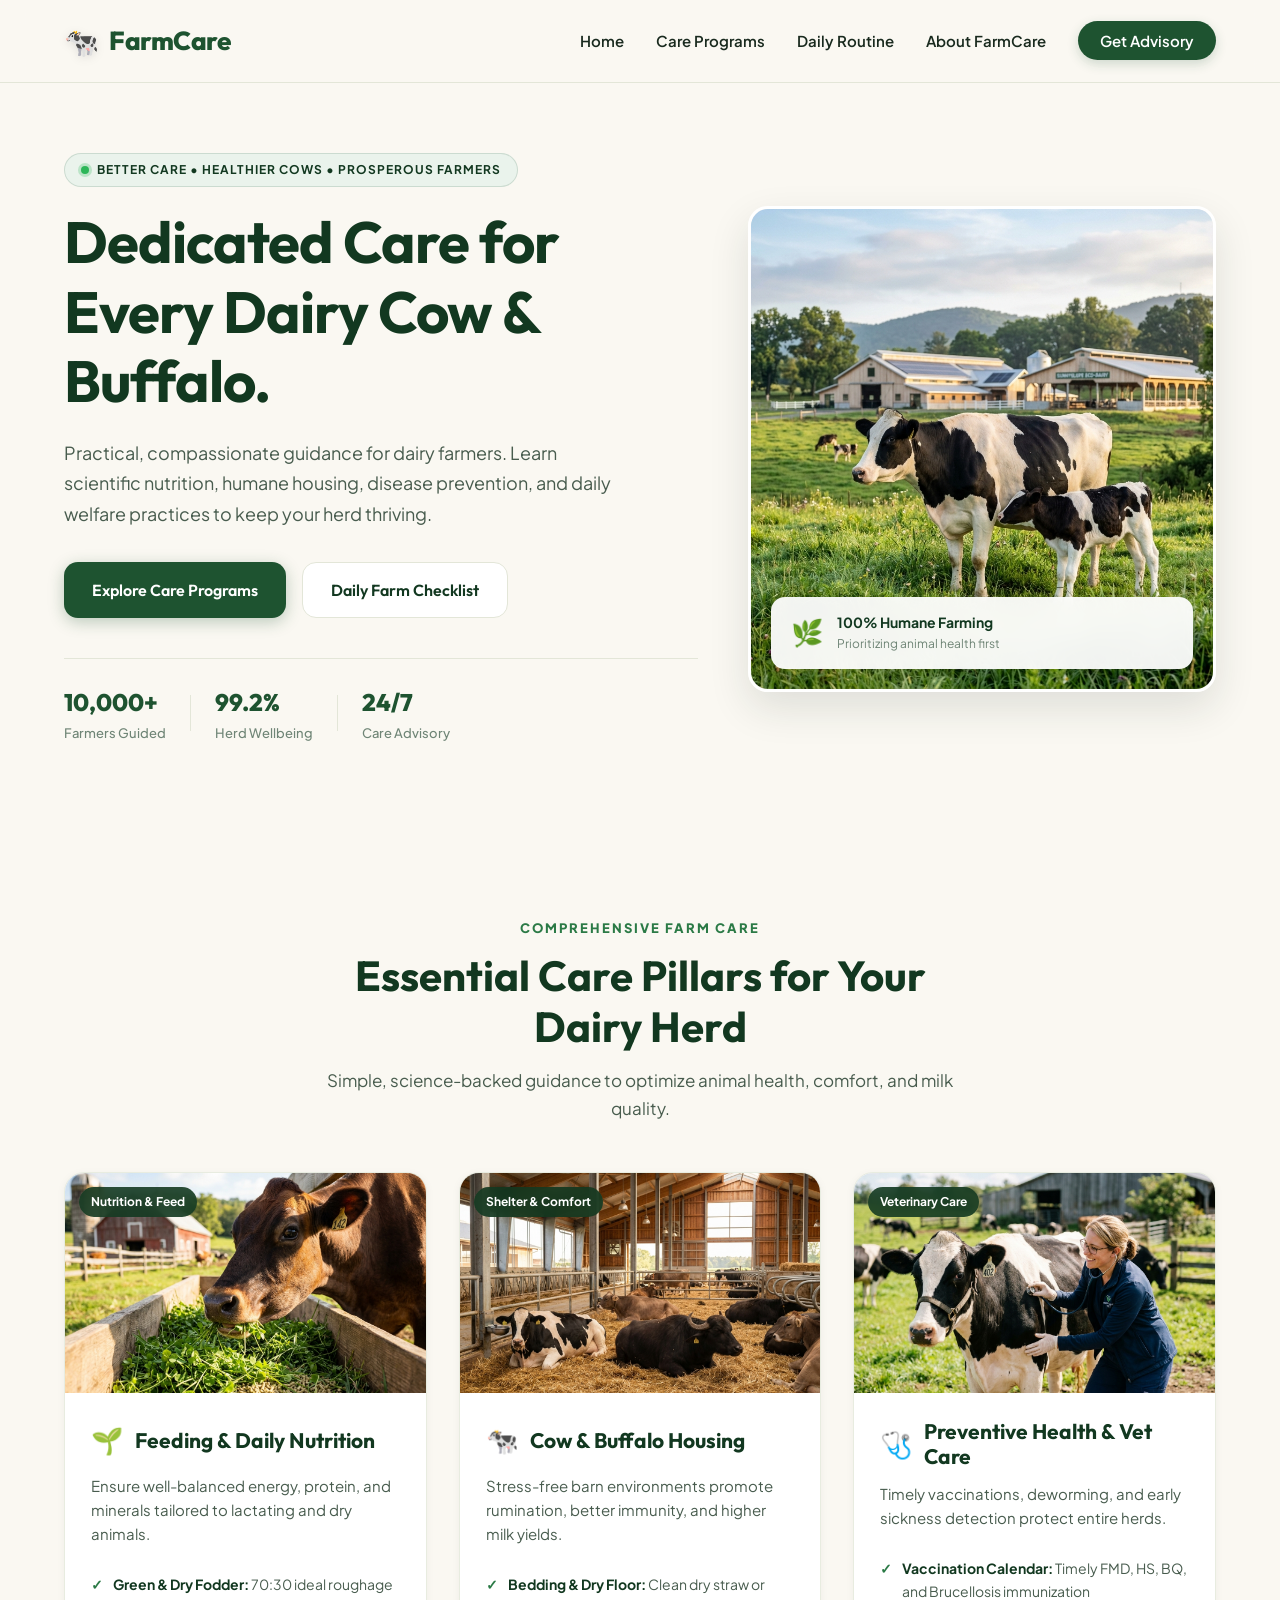
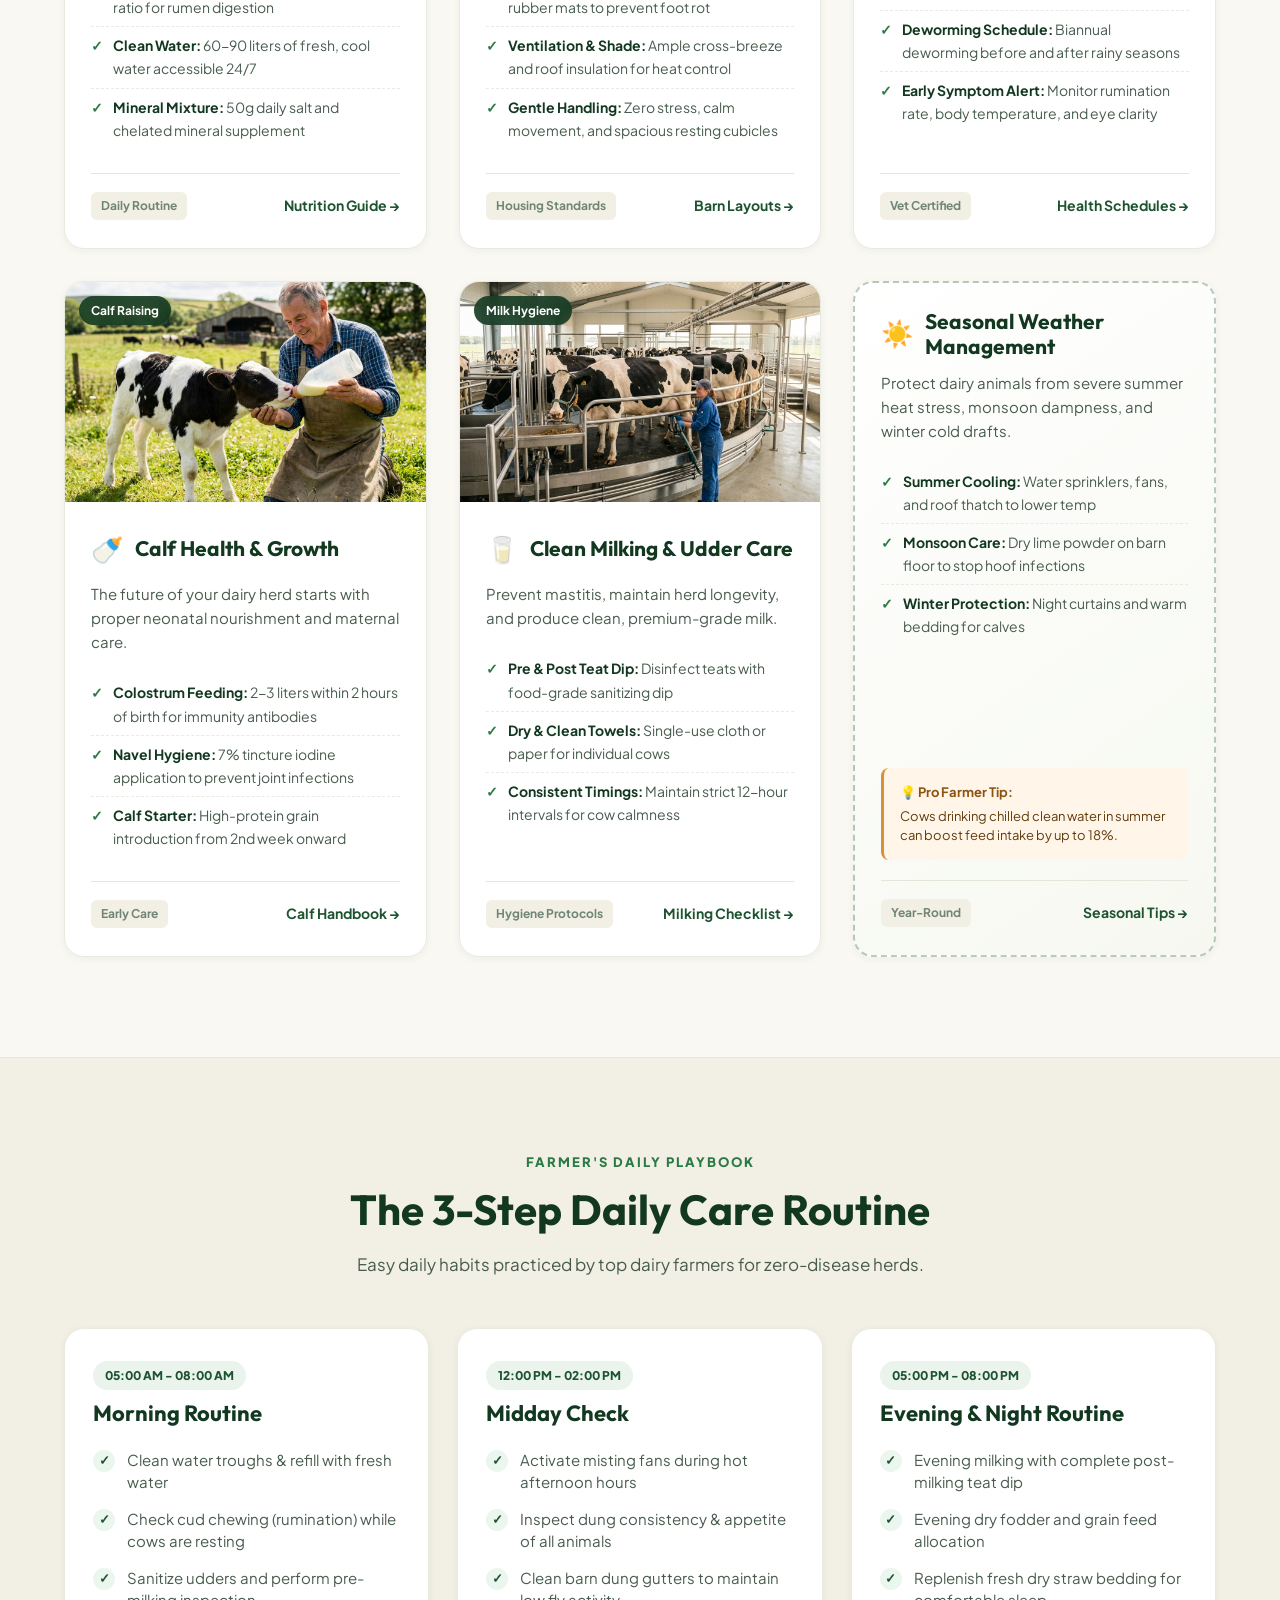
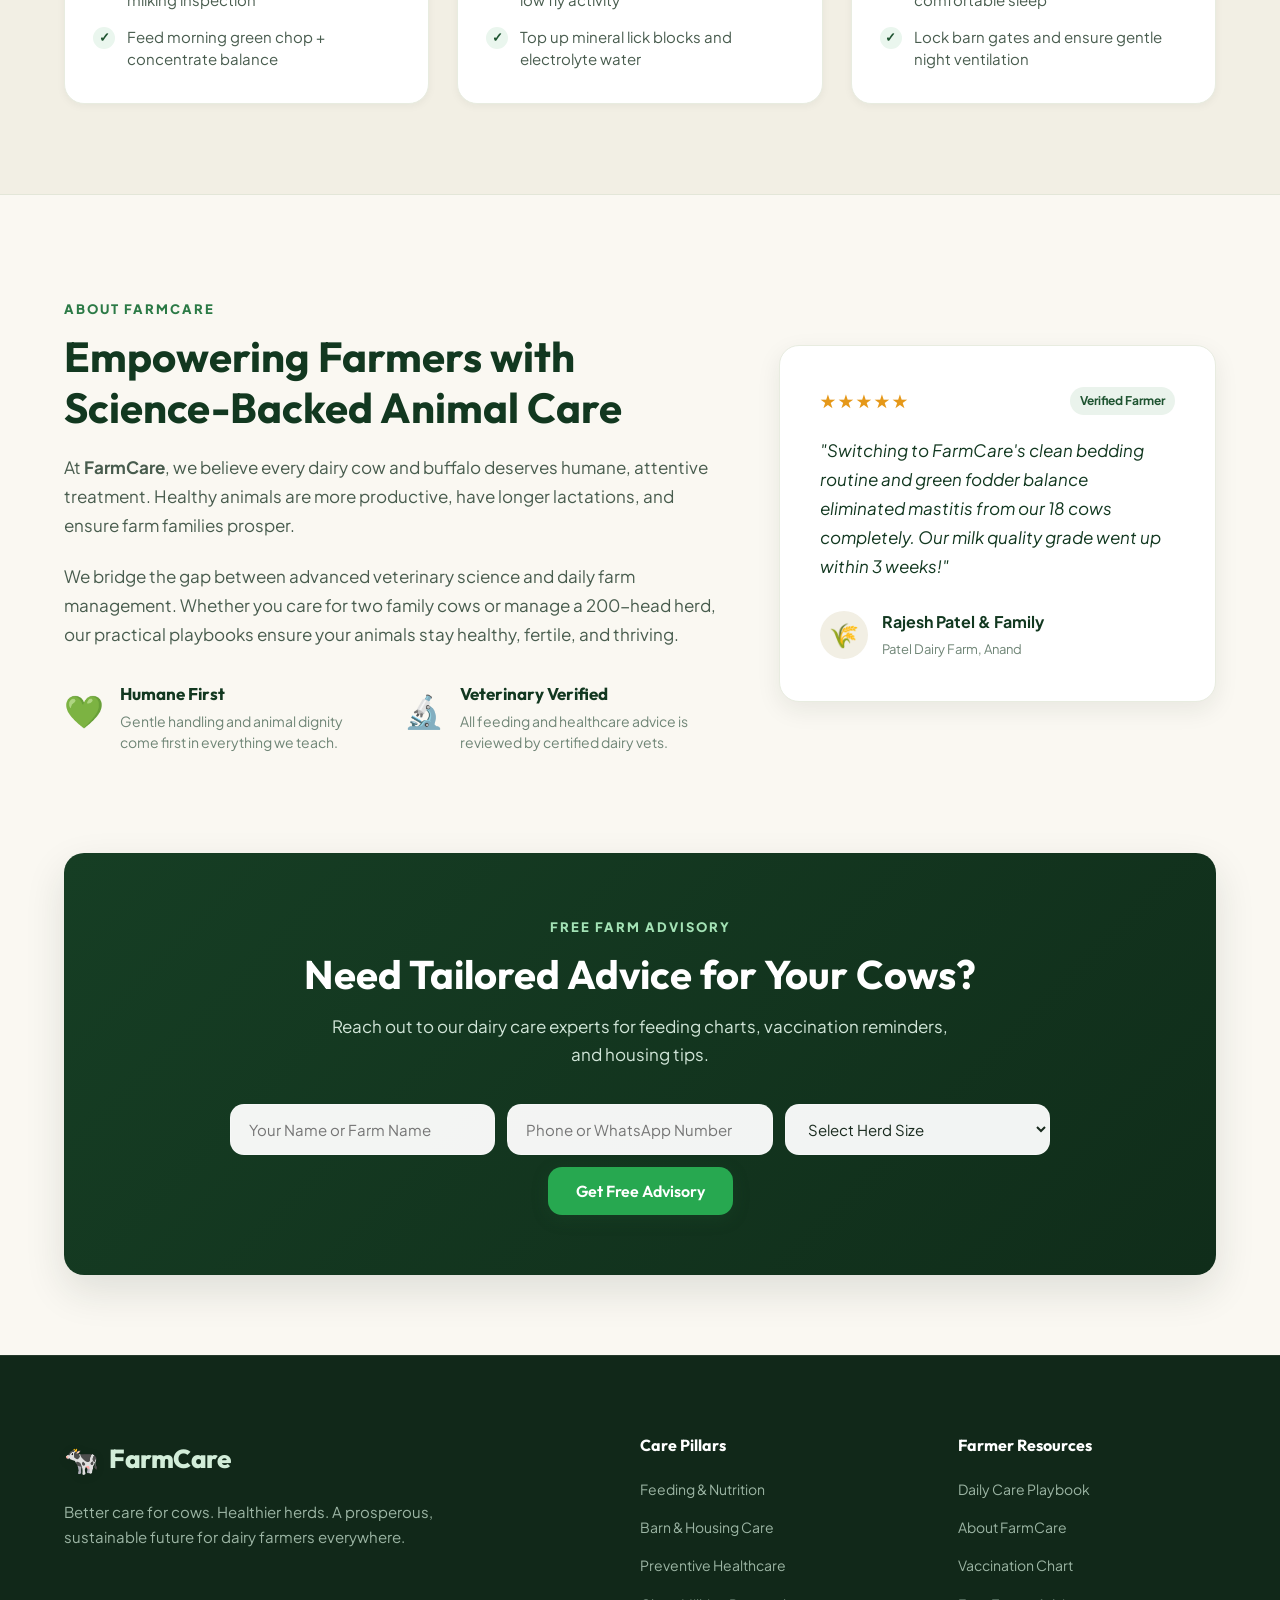
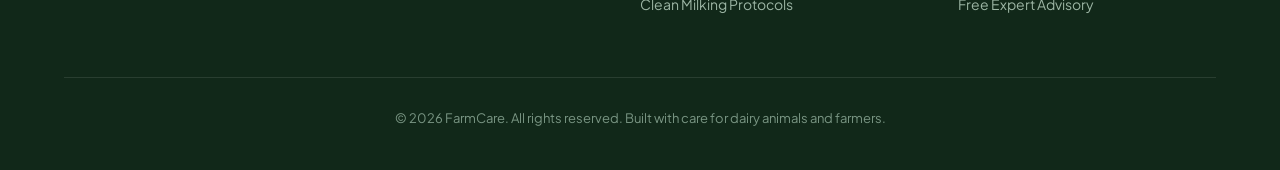
<file: FarmCare-LandingPage/index.html>
<!DOCTYPE html>
<html lang="en">
<head>
    <meta charset="UTF-8">
    <meta name="viewport" content="width=device-width, initial-scale=1.0">
    <meta name="description" content="FarmCare provides essential dairy farming guidance for cow and buffalo health, nutrition, comfortable housing, and humane animal care.">
    <title>FarmCare | Better Care. Healthier Cows.</title>
    <!-- Google Fonts for typography -->
    <link rel="preconnect" href="https://fonts.googleapis.com">
    <link rel="preconnect" href="https://fonts.gstatic.com" crossorigin>
    <link href="https://fonts.googleapis.com/css2?family=Plus+Jakarta+Sans:wght@400;500;600;700;800&family=Outfit:wght@500;600;700;800&display=swap" rel="stylesheet">
    <link rel="stylesheet" href="style.css">
</head>
<body>

    <!-- Header & Navigation -->
    <header>
        <nav class="navbar">
            <a href="#home" class="logo">
                <span class="logo-emoji">🐄</span>
                <span class="logo-text">FarmCare</span>
            </a>

            <ul class="nav-links">
                <li><a href="#home">Home</a></li>
                <li><a href="#services">Care Programs</a></li>
                <li><a href="#checklist">Daily Routine</a></li>
                <li><a href="#about">About FarmCare</a></li>
                <li><a href="#contact" class="nav-btn">Get Advisory</a></li>
            </ul>
        </nav>
    </header>

    <main>
        <!-- Hero Section -->
        <section class="hero" id="home">
            <div class="hero-content">
                <div class="badge-pill">
                    <span class="badge-dot"></span>
                    BETTER CARE • HEALTHIER COWS • PROSPEROUS FARMERS
                </div>

                <h1>Dedicated Care for Every Dairy Cow & Buffalo.</h1>

                <p>
                    Practical, compassionate guidance for dairy farmers. Learn scientific nutrition, 
                    humane housing, disease prevention, and daily welfare practices to keep your herd thriving.
                </p>

                <div class="hero-cta-group">
                    <a href="#services" class="btn btn-primary">Explore Care Programs</a>
                    <a href="#checklist" class="btn btn-secondary">Daily Farm Checklist</a>
                </div>

                <div class="hero-stats-mini">
                    <div class="mini-stat">
                        <span class="stat-number">10,000+</span>
                        <span class="stat-label">Farmers Guided</span>
                    </div>
                    <div class="mini-stat-divider"></div>
                    <div class="mini-stat">
                        <span class="stat-number">99.2%</span>
                        <span class="stat-label">Herd Wellbeing</span>
                    </div>
                    <div class="mini-stat-divider"></div>
                    <div class="mini-stat">
                        <span class="stat-number">24/7</span>
                        <span class="stat-label">Care Advisory</span>
                    </div>
                </div>
            </div>

            <div class="hero-image-wrap">
                <div class="image-frame">
                    <img
                        src="images/hero-cow.jpg"
                        alt="Healthy Holstein dairy cow and calf grazing in green pasture on FarmCare managed farm"
                    >
                    <div class="hero-image-badge">
                        <span class="badge-icon">🌿</span>
                        <div>
                            <strong>100% Humane Farming</strong>
                            <p>Prioritizing animal health first</p>
                        </div>
                    </div>
                </div>
            </div>
        </section>

        <!-- Care Programs Section -->
        <section class="services" id="services">
            <div class="section-heading">
                <span class="section-tag">COMPREHENSIVE FARM CARE</span>
                <h2>Essential Care Pillars for Your Dairy Herd</h2>
                <p>Simple, science-backed guidance to optimize animal health, comfort, and milk quality.</p>
            </div>

            <div class="service-grid">
                <!-- Card 1: Feeding & Nutrition -->
                <article class="service-card">
                    <div class="card-image-wrap">
                        <img src="images/feeding-care.jpg" alt="Cow feeding on nutritious green fodder and balanced rations">
                        <span class="card-badge">Nutrition & Feed</span>
                    </div>
                    <div class="card-content">
                        <div class="card-header">
                            <span class="service-icon">🌱</span>
                            <h3>Feeding & Daily Nutrition</h3>
                        </div>
                        <p class="card-description">
                            Ensure well-balanced energy, protein, and minerals tailored to lactating and dry animals.
                        </p>
                        <ul class="care-points">
                            <li><strong>Green & Dry Fodder:</strong> 70:30 ideal roughage ratio for rumen digestion</li>
                            <li><strong>Clean Water:</strong> 60-90 liters of fresh, cool water accessible 24/7</li>
                            <li><strong>Mineral Mixture:</strong> 50g daily salt and chelated mineral supplement</li>
                        </ul>
                        <div class="card-footer">
                            <span class="care-tag">Daily Routine</span>
                            <a href="#contact" class="card-link">Nutrition Guide →</a>
                        </div>
                    </div>
                </article>

                <!-- Card 2: Cow & Buffalo Housing -->
                <article class="service-card">
                    <div class="card-image-wrap">
                        <img src="images/housing-care.jpg" alt="Spacious, comfortable shelter barn with dry bedding for cows and buffaloes">
                        <span class="card-badge">Shelter & Comfort</span>
                    </div>
                    <div class="card-content">
                        <div class="card-header">
                            <span class="service-icon">🐄</span>
                            <h3>Cow & Buffalo Housing</h3>
                        </div>
                        <p class="card-description">
                            Stress-free barn environments promote rumination, better immunity, and higher milk yields.
                        </p>
                        <ul class="care-points">
                            <li><strong>Bedding & Dry Floor:</strong> Clean dry straw or rubber mats to prevent foot rot</li>
                            <li><strong>Ventilation & Shade:</strong> Ample cross-breeze and roof insulation for heat control</li>
                            <li><strong>Gentle Handling:</strong> Zero stress, calm movement, and spacious resting cubicles</li>
                        </ul>
                        <div class="card-footer">
                            <span class="care-tag">Housing Standards</span>
                            <a href="#contact" class="card-link">Barn Layouts →</a>
                        </div>
                    </div>
                </article>

                <!-- Card 3: Animal Health & Vet Care -->
                <article class="service-card">
                    <div class="card-image-wrap">
                        <img src="images/health-care.jpg" alt="Veterinarian performing regular health checkup on dairy cow">
                        <span class="card-badge">Veterinary Care</span>
                    </div>
                    <div class="card-content">
                        <div class="card-header">
                            <span class="service-icon">🩺</span>
                            <h3>Preventive Health & Vet Care</h3>
                        </div>
                        <p class="card-description">
                            Timely vaccinations, deworming, and early sickness detection protect entire herds.
                        </p>
                        <ul class="care-points">
                            <li><strong>Vaccination Calendar:</strong> Timely FMD, HS, BQ, and Brucellosis immunization</li>
                            <li><strong>Deworming Schedule:</strong> Biannual deworming before and after rainy seasons</li>
                            <li><strong>Early Symptom Alert:</strong> Monitor rumination rate, body temperature, and eye clarity</li>
                        </ul>
                        <div class="card-footer">
                            <span class="care-tag">Vet Certified</span>
                            <a href="#contact" class="card-link">Health Schedules →</a>
                        </div>
                    </div>
                </article>

                <!-- Card 4: Calf Care -->
                <article class="service-card">
                    <div class="card-image-wrap">
                        <img src="images/calf-care.jpg" alt="Farmer gently feeding young dairy calf with nutritious colostrum">
                        <span class="card-badge">Calf Raising</span>
                    </div>
                    <div class="card-content">
                        <div class="card-header">
                            <span class="service-icon">🍼</span>
                            <h3>Calf Health & Growth</h3>
                        </div>
                        <p class="card-description">
                            The future of your dairy herd starts with proper neonatal nourishment and maternal care.
                        </p>
                        <ul class="care-points">
                            <li><strong>Colostrum Feeding:</strong> 2-3 liters within 2 hours of birth for immunity antibodies</li>
                            <li><strong>Navel Hygiene:</strong> 7% tincture iodine application to prevent joint infections</li>
                            <li><strong>Calf Starter:</strong> High-protein grain introduction from 2nd week onward</li>
                        </ul>
                        <div class="card-footer">
                            <span class="care-tag">Early Care</span>
                            <a href="#contact" class="card-link">Calf Handbook →</a>
                        </div>
                    </div>
                </article>

                <!-- Card 5: Milking Hygiene -->
                <article class="service-card">
                    <div class="card-image-wrap">
                        <img src="images/milking-care.jpg" alt="Hygienic and humane milking system for dairy cows">
                        <span class="card-badge">Milk Hygiene</span>
                    </div>
                    <div class="card-content">
                        <div class="card-header">
                            <span class="service-icon">🥛</span>
                            <h3>Clean Milking & Udder Care</h3>
                        </div>
                        <p class="card-description">
                            Prevent mastitis, maintain herd longevity, and produce clean, premium-grade milk.
                        </p>
                        <ul class="care-points">
                            <li><strong>Pre & Post Teat Dip:</strong> Disinfect teats with food-grade sanitizing dip</li>
                            <li><strong>Dry & Clean Towels:</strong> Single-use cloth or paper for individual cows</li>
                            <li><strong>Consistent Timings:</strong> Maintain strict 12-hour intervals for cow calmness</li>
                        </ul>
                        <div class="card-footer">
                            <span class="care-tag">Hygiene Protocols</span>
                            <a href="#contact" class="card-link">Milking Checklist →</a>
                        </div>
                    </div>
                </article>

                <!-- Card 6: Seasonal Care & Heat Management -->
                <article class="service-card card-highlight">
                    <div class="card-content">
                        <div class="card-header">
                            <span class="service-icon">☀️</span>
                            <h3>Seasonal Weather Management</h3>
                        </div>
                        <p class="card-description">
                            Protect dairy animals from severe summer heat stress, monsoon dampness, and winter cold drafts.
                        </p>
                        <ul class="care-points">
                            <li><strong>Summer Cooling:</strong> Water sprinklers, fans, and roof thatch to lower temp</li>
                            <li><strong>Monsoon Care:</strong> Dry lime powder on barn floor to stop hoof infections</li>
                            <li><strong>Winter Protection:</strong> Night curtains and warm bedding for calves</li>
                        </ul>
                        <div class="highlight-box">
                            <strong>💡 Pro Farmer Tip:</strong>
                            <p>Cows drinking chilled clean water in summer can boost feed intake by up to 18%.</p>
                        </div>
                        <div class="card-footer">
                            <span class="care-tag">Year-Round</span>
                            <a href="#contact" class="card-link">Seasonal Tips →</a>
                        </div>
                    </div>
                </article>
            </div>
        </section>

        <!-- Daily Farm Care Checklist Section -->
        <section class="checklist-section" id="checklist">
            <div class="section-heading">
                <span class="section-tag">FARMER'S DAILY PLAYBOOK</span>
                <h2>The 3-Step Daily Care Routine</h2>
                <p>Easy daily habits practiced by top dairy farmers for zero-disease herds.</p>
            </div>

            <div class="routine-grid">
                <div class="routine-card">
                    <div class="routine-time">
                        <span class="time-badge">05:00 AM - 08:00 AM</span>
                        <h3>Morning Routine</h3>
                    </div>
                    <ul class="routine-list">
                        <li><span>✓</span> Clean water troughs & refill with fresh water</li>
                        <li><span>✓</span> Check cud chewing (rumination) while cows are resting</li>
                        <li><span>✓</span> Sanitize udders and perform pre-milking inspection</li>
                        <li><span>✓</span> Feed morning green chop + concentrate balance</li>
                    </ul>
                </div>

                <div class="routine-card">
                    <div class="routine-time">
                        <span class="time-badge">12:00 PM - 02:00 PM</span>
                        <h3>Midday Check</h3>
                    </div>
                    <ul class="routine-list">
                        <li><span>✓</span> Activate misting fans during hot afternoon hours</li>
                        <li><span>✓</span> Inspect dung consistency & appetite of all animals</li>
                        <li><span>✓</span> Clean barn dung gutters to maintain low fly activity</li>
                        <li><span>✓</span> Top up mineral lick blocks and electrolyte water</li>
                    </ul>
                </div>

                <div class="routine-card">
                    <div class="routine-time">
                        <span class="time-badge">05:00 PM - 08:00 PM</span>
                        <h3>Evening & Night Routine</h3>
                    </div>
                    <ul class="routine-list">
                        <li><span>✓</span> Evening milking with complete post-milking teat dip</li>
                        <li><span>✓</span> Evening dry fodder and grain feed allocation</li>
                        <li><span>✓</span> Replenish fresh dry straw bedding for comfortable sleep</li>
                        <li><span>✓</span> Lock barn gates and ensure gentle night ventilation</li>
                    </ul>
                </div>
            </div>
        </section>

        <!-- About Section -->
        <section class="about" id="about">
            <div class="about-grid">
                <div class="about-content">
                    <span class="section-tag">ABOUT FARMCARE</span>
                    <h2>Empowering Farmers with Science-Backed Animal Care</h2>
                    <p>
                        At <strong>FarmCare</strong>, we believe every dairy cow and buffalo deserves humane, 
                        attentive treatment. Healthy animals are more productive, have longer lactations, 
                        and ensure farm families prosper.
                    </p>
                    <p>
                        We bridge the gap between advanced veterinary science and daily farm management. 
                        Whether you care for two family cows or manage a 200-head herd, our practical 
                        playbooks ensure your animals stay healthy, fertile, and thriving.
                    </p>
                    <div class="about-values">
                        <div class="value-item">
                            <span class="value-icon">💚</span>
                            <div>
                                <h4>Humane First</h4>
                                <p>Gentle handling and animal dignity come first in everything we teach.</p>
                            </div>
                        </div>
                        <div class="value-item">
                            <span class="value-icon">🔬</span>
                            <div>
                                <h4>Veterinary Verified</h4>
                                <p>All feeding and healthcare advice is reviewed by certified dairy vets.</p>
                            </div>
                        </div>
                    </div>
                </div>

                <div class="about-card-box">
                    <div class="farmcare-quote-card">
                        <div class="quote-header">
                            <span class="stars">★★★★★</span>
                            <span class="farmer-tag">Verified Farmer</span>
                        </div>
                        <p class="quote-text">
                            "Switching to FarmCare's clean bedding routine and green fodder balance eliminated mastitis from our 18 cows completely. Our milk quality grade went up within 3 weeks!"
                        </p>
                        <div class="farmer-profile">
                            <div class="farmer-avatar">🌾</div>
                            <div>
                                <strong>Rajesh Patel & Family</strong>
                                <span>Patel Dairy Farm, Anand</span>
                            </div>
                        </div>
                    </div>
                </div>
            </div>
        </section>

        <!-- Advisory / Contact Banner -->
        <section class="advisory-banner" id="contact">
            <div class="banner-inner">
                <span class="section-tag tag-white">FREE FARM ADVISORY</span>
                <h2>Need Tailored Advice for Your Cows?</h2>
                <p>Reach out to our dairy care experts for feeding charts, vaccination reminders, and housing tips.</p>
                
                <form class="advisory-form" onsubmit="event.preventDefault(); alert('Thank you! A FarmCare specialist will reach out shortly.');">
                    <input type="text" placeholder="Your Name or Farm Name" required>
                    <input type="tel" placeholder="Phone or WhatsApp Number" required>
                    <select required>
                        <option value="" disabled selected>Select Herd Size</option>
                        <option value="1-5">1 - 5 Cows / Buffaloes</option>
                        <option value="6-20">6 - 20 Cows / Buffaloes</option>
                        <option value="20+">20+ Commercial Dairy Herd</option>
                    </select>
                    <button type="submit" class="btn btn-primary">Get Free Advisory</button>
                </form>
            </div>
        </section>
    </main>

    <!-- Footer -->
    <footer>
        <div class="footer-top">
            <div class="footer-brand">
                <a href="#home" class="logo">
                    <span class="logo-emoji">🐄</span>
                    <span class="logo-text">FarmCare</span>
                </a>
                <p>
                    Better care for cows. Healthier herds. A prosperous, sustainable future for dairy farmers everywhere.
                </p>
            </div>

            <div class="footer-links-col">
                <h4>Care Pillars</h4>
                <ul>
                    <li><a href="#services">Feeding & Nutrition</a></li>
                    <li><a href="#services">Barn & Housing Care</a></li>
                    <li><a href="#services">Preventive Healthcare</a></li>
                    <li><a href="#services">Clean Milking Protocols</a></li>
                </ul>
            </div>

            <div class="footer-links-col">
                <h4>Farmer Resources</h4>
                <ul>
                    <li><a href="#checklist">Daily Care Playbook</a></li>
                    <li><a href="#about">About FarmCare</a></li>
                    <li><a href="#contact">Vaccination Chart</a></li>
                    <li><a href="#contact">Free Expert Advisory</a></li>
                </ul>
            </div>
        </div>

        <div class="footer-bottom">
            <p class="copyright">&copy; 2026 FarmCare. All rights reserved. Built with care for dairy animals and farmers.</p>
        </div>
    </footer>

</body>
</html>
</file>
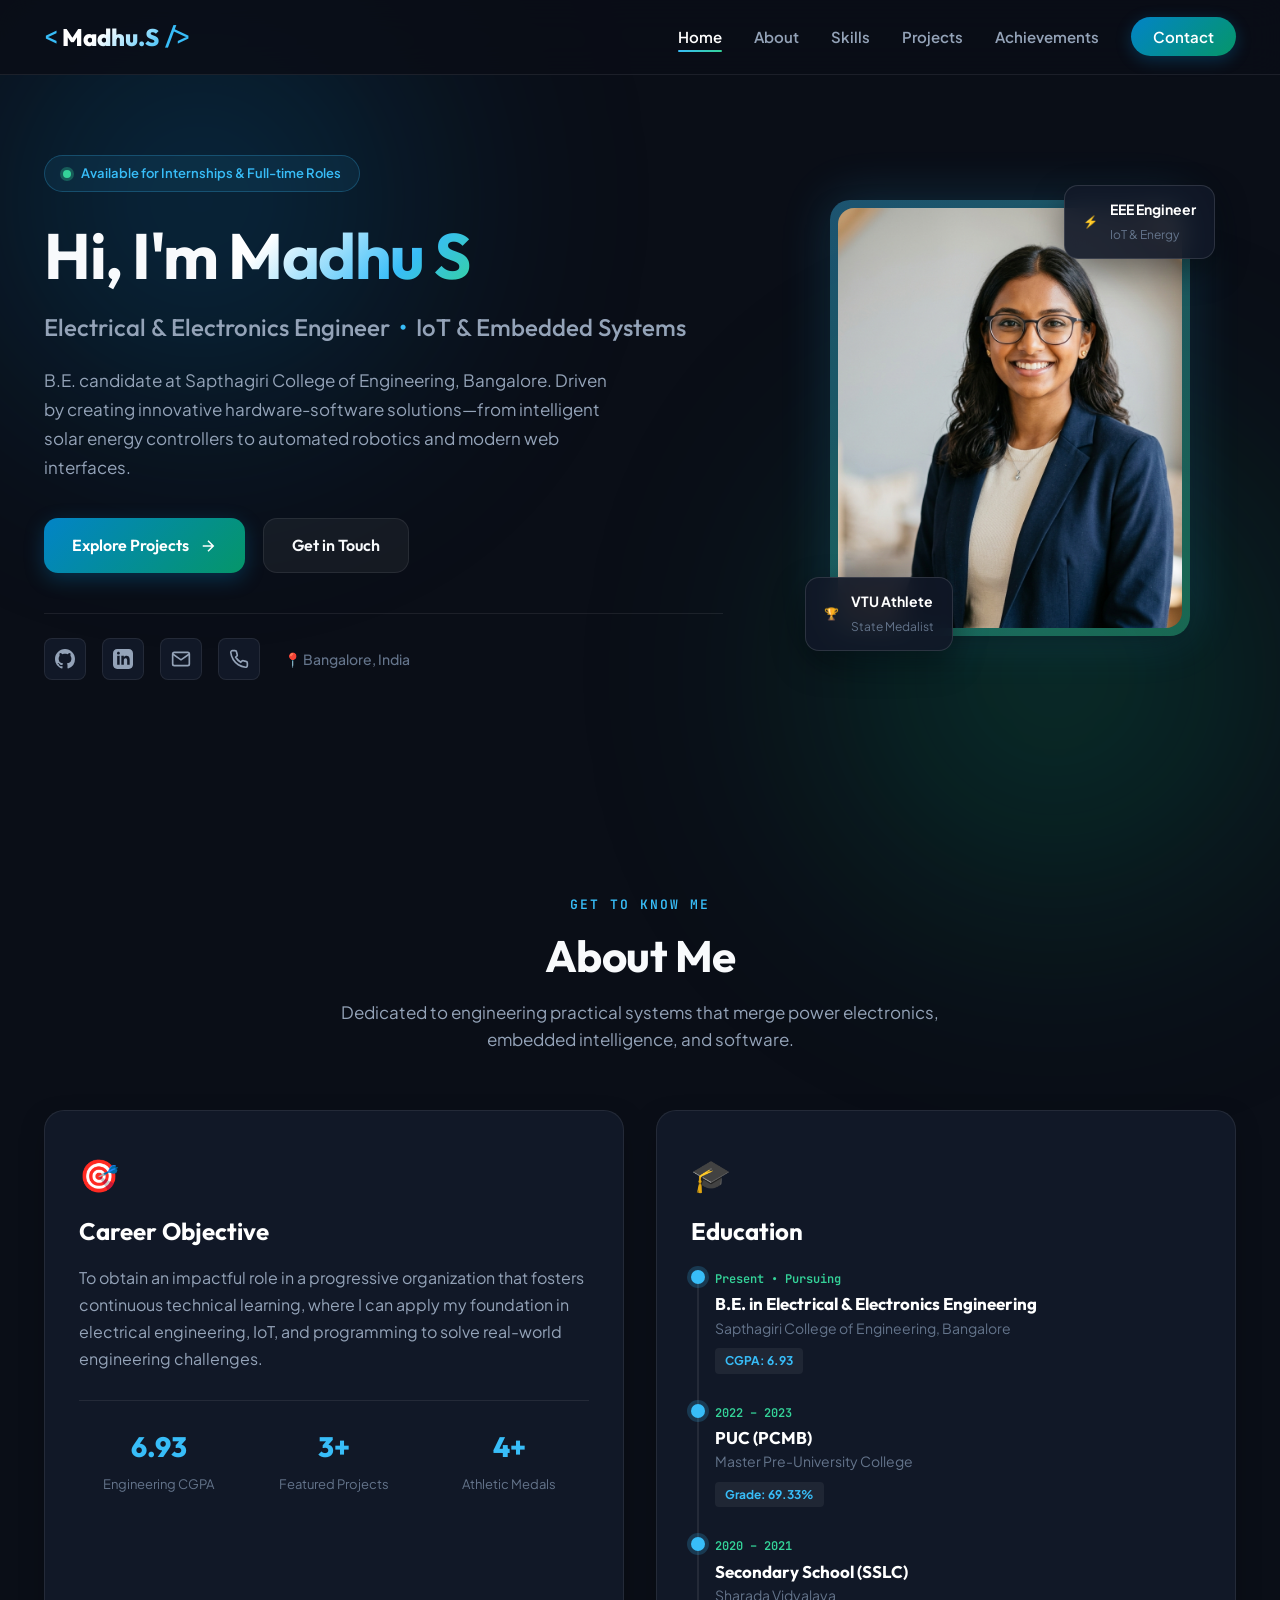
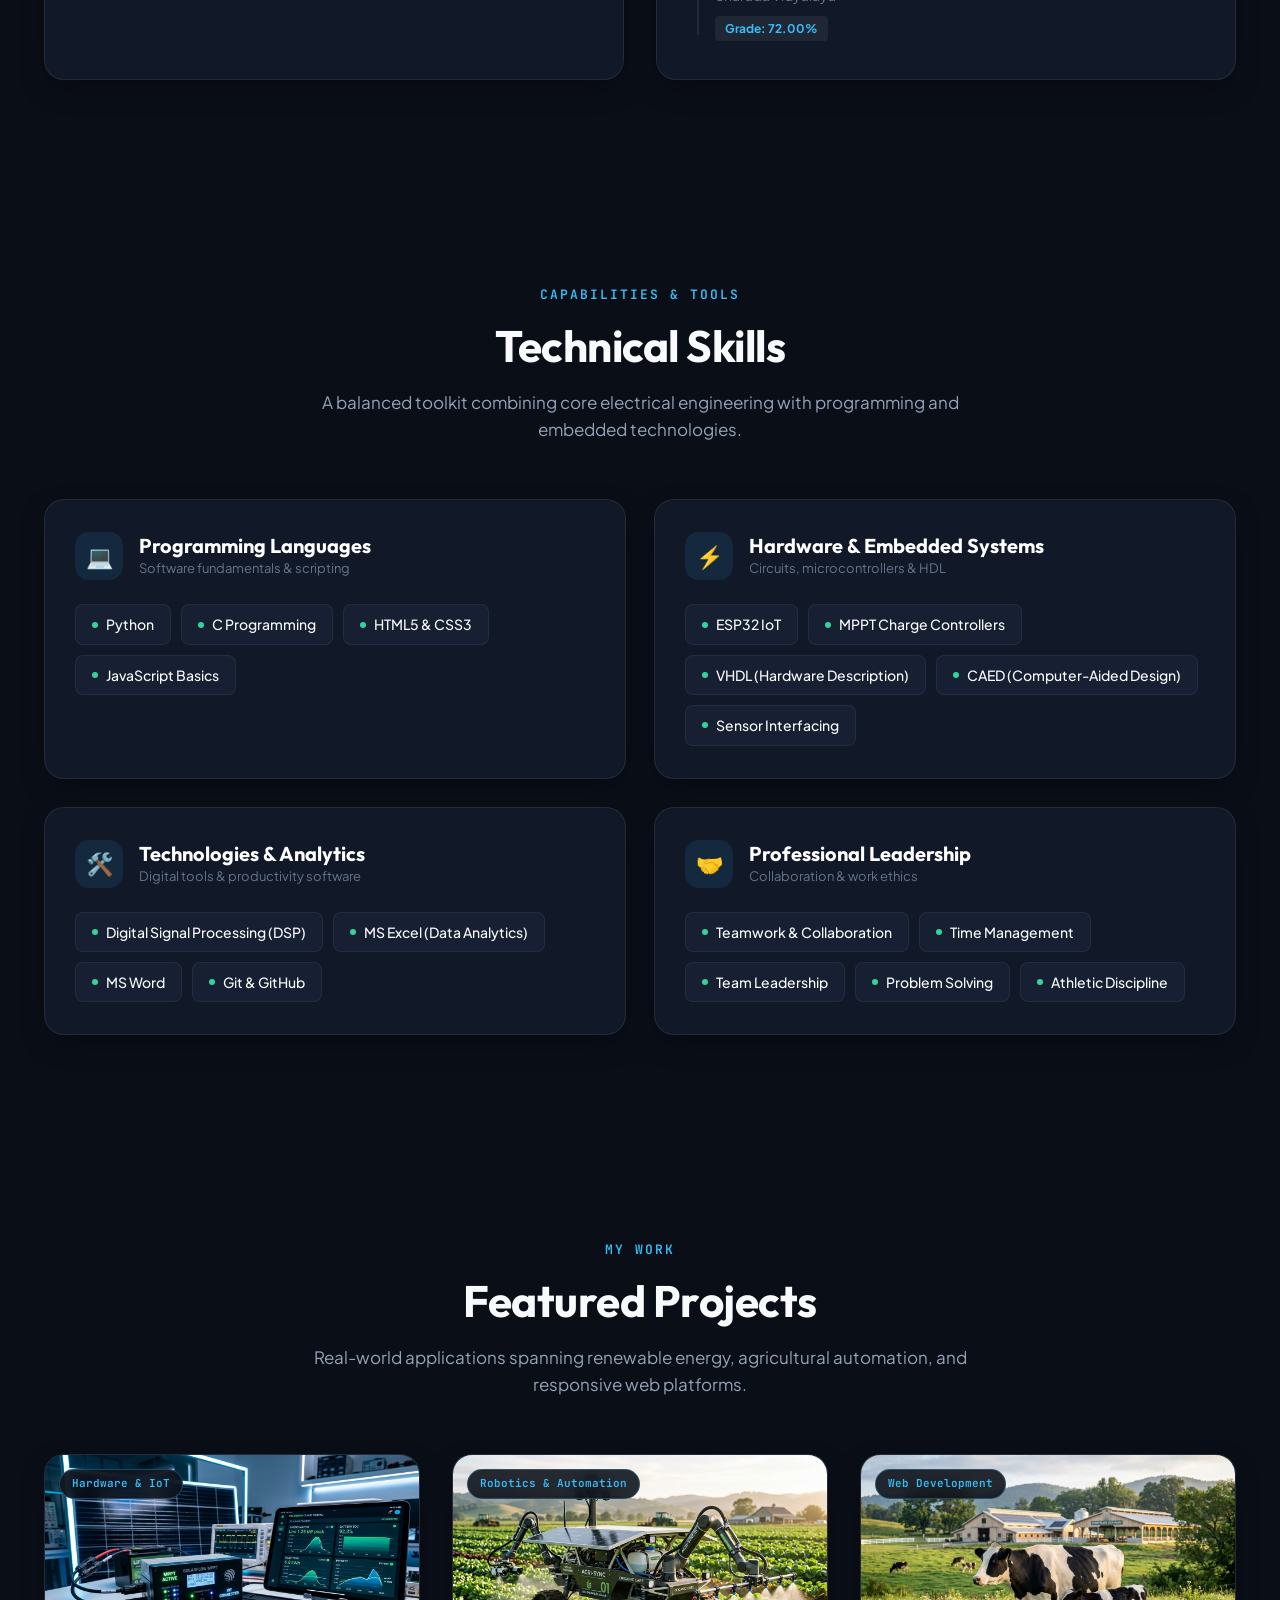
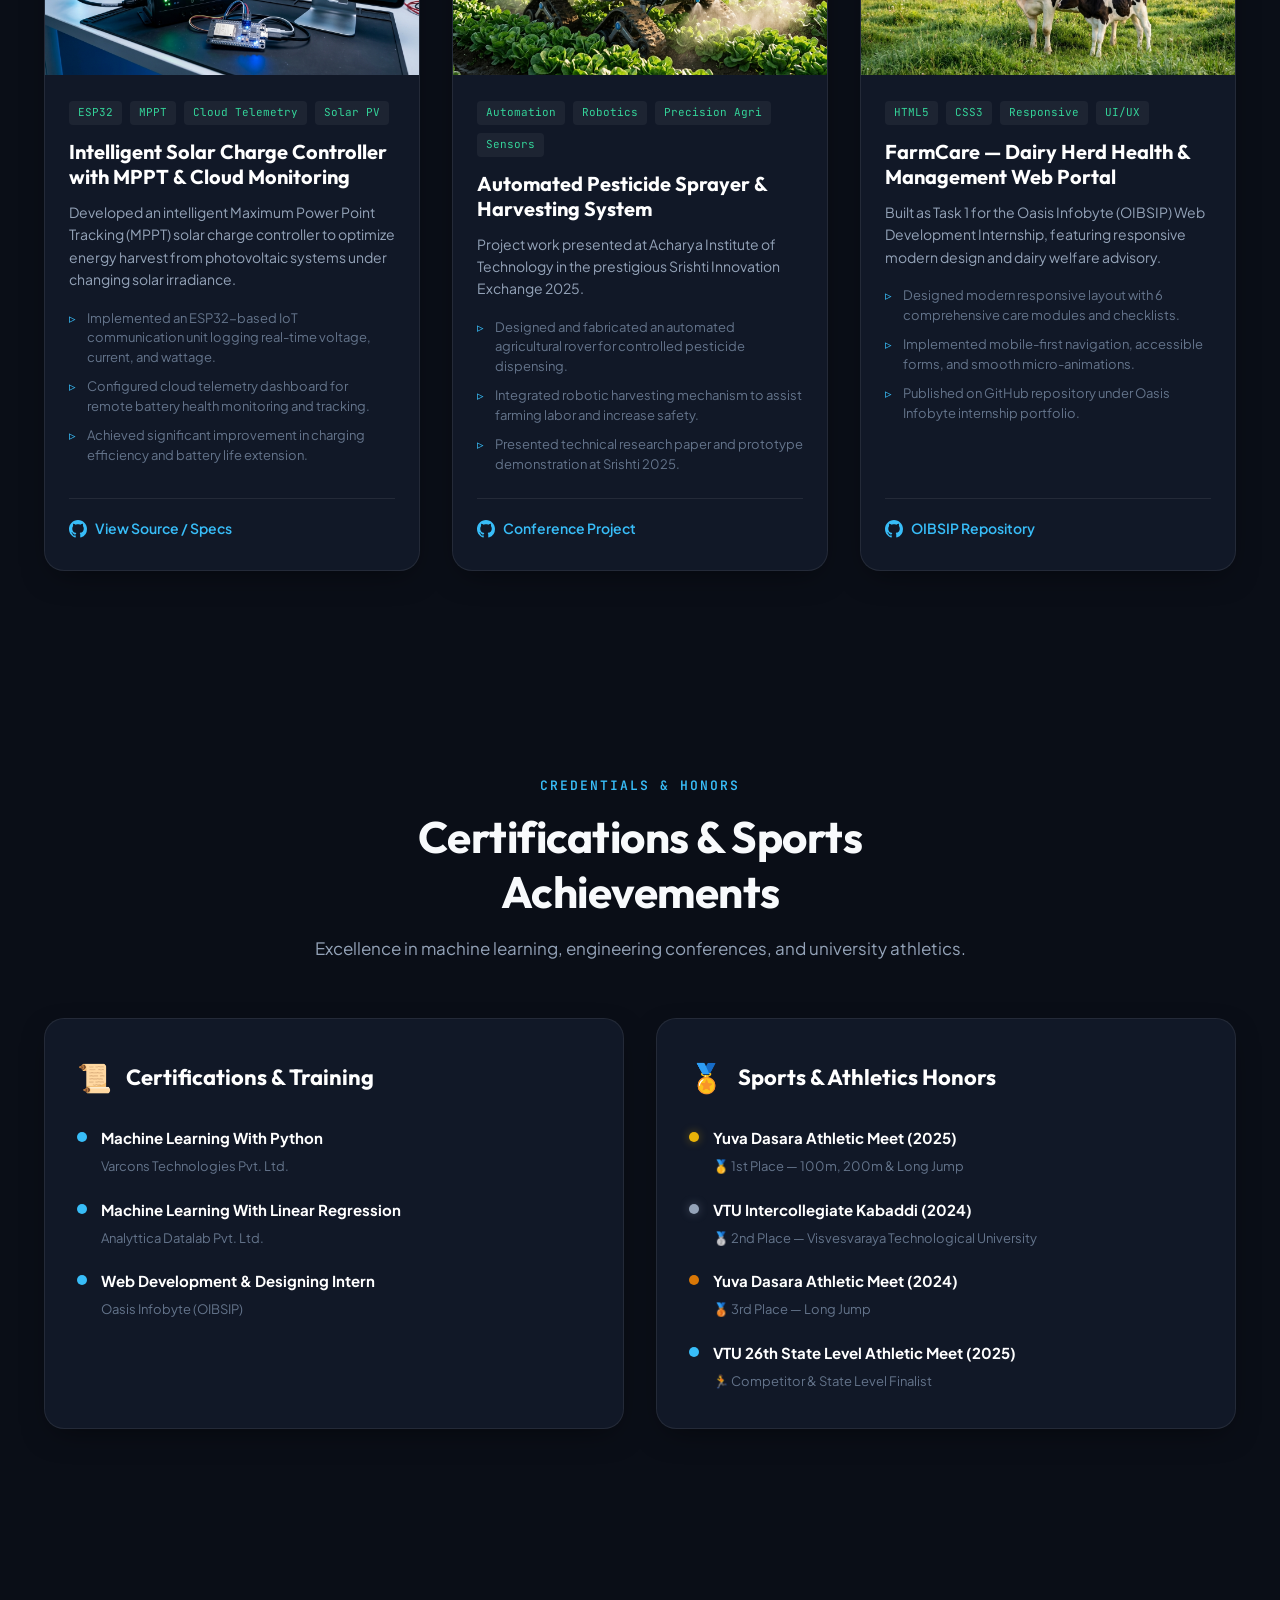
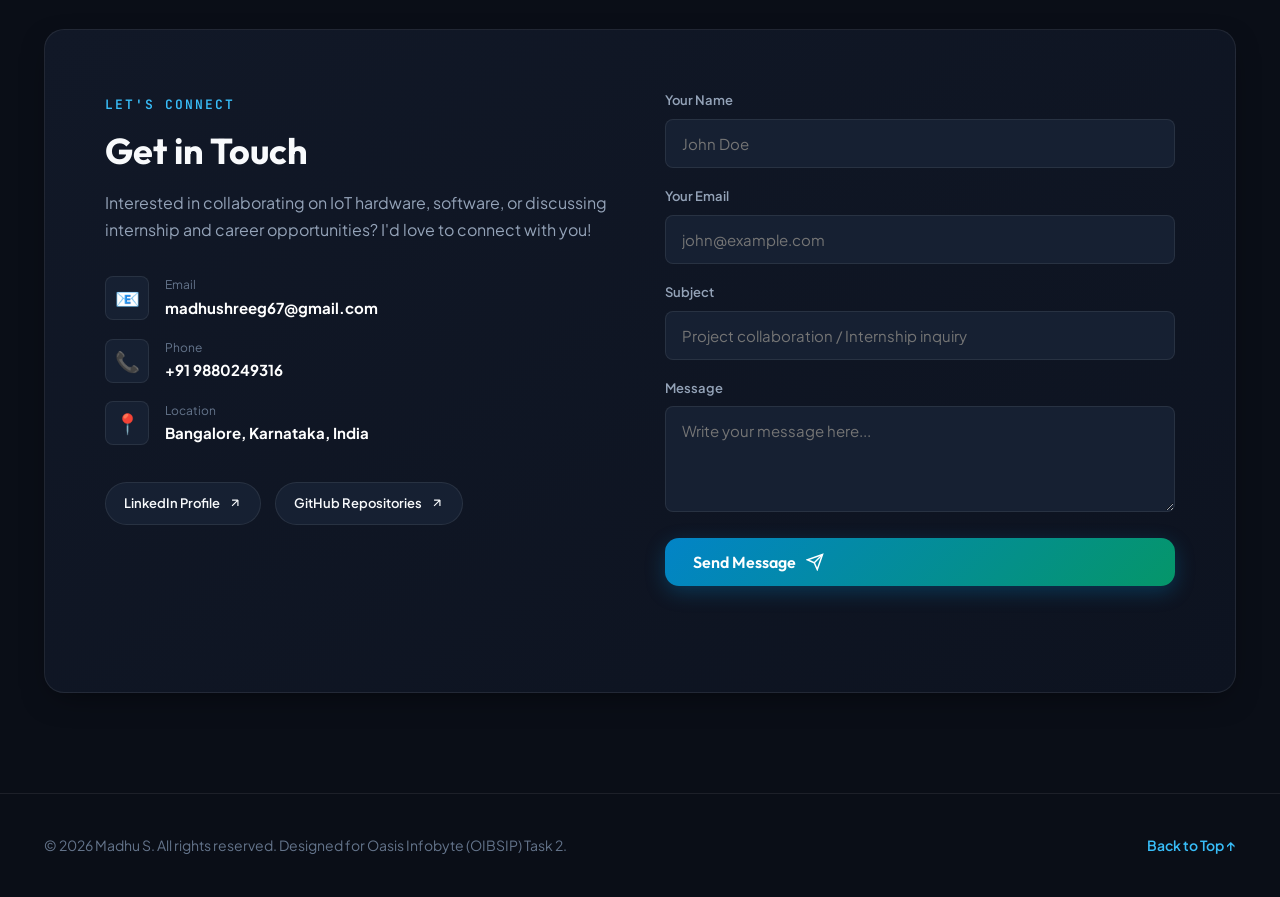
<file: Personal-Portfolio/index.html>
<!DOCTYPE html>
<html lang="en">
<head>
    <meta charset="UTF-8">
    <meta name="viewport" content="width=device-width, initial-scale=1.0">
    <meta name="description" content="Personal Portfolio of Madhu S - Electrical & Electronics Engineering Student, IoT Developer, and Aspiring Tech Professional.">
    <title>Madhu S | Engineering Student & IoT Developer Portfolio</title>
    
    <!-- Google Fonts -->
    <link rel="preconnect" href="https://fonts.googleapis.com">
    <link rel="preconnect" href="https://fonts.gstatic.com" crossorigin>
    <link href="https://fonts.googleapis.com/css2?family=Outfit:wght@400;500;600;700;800&family=Plus+Jakarta+Sans:wght@400;500;600;700;800&family=JetBrains+Mono:wght@400;500&display=swap" rel="stylesheet">
    
    <link rel="stylesheet" href="style.css">
</head>
<body>

    <!-- Background Ambient Glows -->
    <div class="ambient-glow glow-1"></div>
    <div class="ambient-glow glow-2"></div>

    <!-- Navigation Header -->
    <header class="navbar-wrapper">
        <nav class="navbar">
            <a href="#hero" class="nav-brand">
                <span class="brand-code">&lt;</span>
                <span class="brand-name">Madhu.S</span>
                <span class="brand-code">/&gt;</span>
            </a>

            <ul class="nav-menu" id="navMenu">
                <li><a href="#hero" class="nav-link active">Home</a></li>
                <li><a href="#about" class="nav-link">About</a></li>
                <li><a href="#skills" class="nav-link">Skills</a></li>
                <li><a href="#projects" class="nav-link">Projects</a></li>
                <li><a href="#achievements" class="nav-link">Achievements</a></li>
                <li><a href="#contact" class="nav-link nav-btn-cta">Contact</a></li>
            </ul>

            <button class="menu-toggle" id="menuToggle" aria-label="Toggle Navigation Menu">
                <span class="bar"></span>
                <span class="bar"></span>
                <span class="bar"></span>
            </button>
        </nav>
    </header>

    <main>
        <!-- Hero Section -->
        <section class="hero-section" id="hero">
            <div class="container hero-container">
                <div class="hero-content">
                    <div class="status-badge">
                        <span class="pulse-indicator"></span>
                        Available for Internships & Full-time Roles
                    </div>

                    <h1 class="hero-title">
                        Hi, I'm <span class="gradient-text">Madhu S</span>
                    </h1>
                    <h2 class="hero-subtitle">
                        Electrical &amp; Electronics Engineer <span class="text-separator">•</span> IoT &amp; Embedded Systems
                    </h2>

                    <p class="hero-bio">
                        B.E. candidate at Sapthagiri College of Engineering, Bangalore. Driven by creating innovative hardware-software solutions—from intelligent solar energy controllers to automated robotics and modern web interfaces.
                    </p>

                    <div class="hero-actions">
                        <a href="#projects" class="btn btn-primary">
                            <span>Explore Projects</span>
                            <svg width="18" height="18" viewBox="0 0 24 24" fill="none" stroke="currentColor" stroke-width="2"><path d="M5 12h14M12 5l7 7-7 7"/></svg>
                        </a>
                        <a href="#contact" class="btn btn-secondary">
                            <span>Get in Touch</span>
                        </a>
                    </div>

                    <div class="hero-socials">
                        <a href="https://github.com/madhushreeg67-cpu" target="_blank" rel="noopener noreferrer" class="social-icon" title="GitHub Profile">
                            <svg width="20" height="20" viewBox="0 0 24 24" fill="currentColor"><path d="M12 0C5.37 0 0 5.37 0 12c0 5.31 3.435 9.795 8.205 11.385.6.105.825-.255.825-.57 0-.285-.015-1.23-.015-2.235-3.015.555-3.795-.735-4.035-1.41-.135-.345-.72-1.41-1.23-1.695-.42-.225-1.02-.78-.015-.795.945-.015 1.62.87 1.845 1.23 1.08 1.815 2.805 1.305 3.495.99.105-.78.42-1.305.765-1.605-2.67-.3-5.46-1.335-5.46-5.925 0-1.305.465-2.385 1.23-3.225-.12-.3-.54-1.53.12-3.18 0 0 1.005-.315 3.3 1.23.96-.27 1.98-.405 3-.405s2.04.135 3 .405c2.295-1.56 3.3-1.23 3.3-1.23.66 1.65.24 2.88.12 3.18.765.84 1.23 1.905 1.23 3.225 0 4.605-2.805 5.625-5.475 5.925.435.375.81 1.095.81 2.22 0 1.605-.015 2.895-.015 3.3 0 .315.225.69.825.57A12.02 12.02 0 0024 12c0-6.63-5.37-12-12-12z"/></svg>
                        </a>
                        <a href="https://linkedin.com/in/madhu-shree-gowda-79a975302" target="_blank" rel="noopener noreferrer" class="social-icon" title="LinkedIn Profile">
                            <svg width="20" height="20" viewBox="0 0 24 24" fill="currentColor"><path d="M19 0h-14c-2.761 0-5 2.239-5 5v14c0 2.761 2.239 5 5 5h14c2.762 0 5-2.239 5-5v-14c0-2.761-2.238-5-5-5zm-11 19h-3v-11h3v11zm-1.5-12.268c-.966 0-1.75-.79-1.75-1.764s.784-1.764 1.75-1.764 1.75.79 1.75 1.764-.783 1.764-1.75 1.764zm13.5 12.268h-3v-5.604c0-3.368-4-3.113-4 0v5.604h-3v-11h3v1.765c1.396-2.586 7-2.777 7 2.476v6.759z"/></svg>
                        </a>
                        <a href="mailto:madhushreeg67@gmail.com" class="social-icon" title="Email Madhu">
                            <svg width="20" height="20" viewBox="0 0 24 24" fill="none" stroke="currentColor" stroke-width="2"><path d="M4 4h16c1.1 0 2 .9 2 2v12c0 1.1-.9 2-2 2H4c-1.1 0-2-.9-2-2V6c0-1.1.9-2 2-2z"/><polyline points="22,6 12,13 2,6"/></svg>
                        </a>
                        <a href="tel:+919880249316" class="social-icon" title="Phone Call">
                            <svg width="20" height="20" viewBox="0 0 24 24" fill="none" stroke="currentColor" stroke-width="2"><path d="M22 16.92v3a2 2 0 0 1-2.18 2 19.79 19.79 0 0 1-8.63-3.07 19.5 19.5 0 0 1-6-6 19.79 19.79 0 0 1-3.07-8.67A2 2 0 0 1 4.11 2h3a2 2 0 0 1 2 1.72 12.84 12.84 0 0 0 .7 2.81 2 2 0 0 1-.45 2.11L8.09 9.91a16 16 0 0 0 6 6l1.27-1.27a2 2 0 0 1 2.11-.45 12.84 12.84 0 0 0 2.81.7A2 2 0 0 1 22 16.92z"/></svg>
                        </a>
                        <span class="location-badge">📍 Bangalore, India</span>
                    </div>
                </div>

                <div class="hero-image-column">
                    <div class="avatar-card">
                        <div class="avatar-ring">
                            <img src="images/avatar.jpg" alt="Madhu S - Electrical & Electronics Engineering Student" class="avatar-img">
                        </div>
                        <div class="avatar-floating-badge badge-top-right">
                            <span class="badge-icon">⚡</span>
                            <div>
                                <strong>EEE Engineer</strong>
                                <span>IoT &amp; Energy</span>
                            </div>
                        </div>
                        <div class="avatar-floating-badge badge-bottom-left">
                            <span class="badge-icon">🏆</span>
                            <div>
                                <strong>VTU Athlete</strong>
                                <span>State Medalist</span>
                            </div>
                        </div>
                    </div>
                </div>
            </div>
        </section>

        <!-- About Me Section -->
        <section class="section about-section" id="about">
            <div class="container">
                <div class="section-header">
                    <span class="section-tag">GET TO KNOW ME</span>
                    <h2 class="section-title">About Me</h2>
                    <p class="section-subtitle">Dedicated to engineering practical systems that merge power electronics, embedded intelligence, and software.</p>
                </div>

                <div class="about-grid">
                    <div class="about-card career-objective-card">
                        <div class="about-icon">🎯</div>
                        <h3>Career Objective</h3>
                        <p>
                            To obtain an impactful role in a progressive organization that fosters continuous technical learning, where I can apply my foundation in electrical engineering, IoT, and programming to solve real-world engineering challenges.
                        </p>
                        <div class="highlights-row">
                            <div class="highlight-item">
                                <span class="highlight-num">6.93</span>
                                <span class="highlight-label">Engineering CGPA</span>
                            </div>
                            <div class="highlight-item">
                                <span class="highlight-num">3+</span>
                                <span class="highlight-label">Featured Projects</span>
                            </div>
                            <div class="highlight-item">
                                <span class="highlight-num">4+</span>
                                <span class="highlight-label">Athletic Medals</span>
                            </div>
                        </div>
                    </div>

                    <div class="about-card education-card">
                        <div class="about-icon">🎓</div>
                        <h3>Education</h3>
                        <div class="timeline">
                            <div class="timeline-item">
                                <div class="timeline-dot"></div>
                                <div class="timeline-content">
                                    <span class="timeline-date">Present • Pursuing</span>
                                    <h4>B.E. in Electrical &amp; Electronics Engineering</h4>
                                    <p class="institution">Sapthagiri College of Engineering, Bangalore</p>
                                    <span class="score-tag">CGPA: 6.93</span>
                                </div>
                            </div>

                            <div class="timeline-item">
                                <div class="timeline-dot"></div>
                                <div class="timeline-content">
                                    <span class="timeline-date">2022 – 2023</span>
                                    <h4>PUC (PCMB)</h4>
                                    <p class="institution">Master Pre-University College</p>
                                    <span class="score-tag">Grade: 69.33%</span>
                                </div>
                            </div>

                            <div class="timeline-item">
                                <div class="timeline-dot"></div>
                                <div class="timeline-content">
                                    <span class="timeline-date">2020 – 2021</span>
                                    <h4>Secondary School (SSLC)</h4>
                                    <p class="institution">Sharada Vidyalaya</p>
                                    <span class="score-tag">Grade: 72.00%</span>
                                </div>
                            </div>
                        </div>
                    </div>
                </div>
            </div>
        </section>

        <!-- Technical Skills Section -->
        <section class="section skills-section" id="skills">
            <div class="container">
                <div class="section-header">
                    <span class="section-tag">CAPABILITIES & TOOLS</span>
                    <h2 class="section-title">Technical Skills</h2>
                    <p class="section-subtitle">A balanced toolkit combining core electrical engineering with programming and embedded technologies.</p>
                </div>

                <div class="skills-grid">
                    <!-- Category 1: Programming -->
                    <div class="skill-category-card">
                        <div class="category-header">
                            <div class="cat-icon-box">💻</div>
                            <div>
                                <h3>Programming Languages</h3>
                                <p>Software fundamentals &amp; scripting</p>
                            </div>
                        </div>
                        <div class="skill-tags">
                            <div class="skill-tag">
                                <span class="tag-bullet"></span> Python
                            </div>
                            <div class="skill-tag">
                                <span class="tag-bullet"></span> C Programming
                            </div>
                            <div class="skill-tag">
                                <span class="tag-bullet"></span> HTML5 &amp; CSS3
                            </div>
                            <div class="skill-tag">
                                <span class="tag-bullet"></span> JavaScript Basics
                            </div>
                        </div>
                    </div>

                    <!-- Category 2: Hardware & Embedded -->
                    <div class="skill-category-card">
                        <div class="category-header">
                            <div class="cat-icon-box">⚡</div>
                            <div>
                                <h3>Hardware &amp; Embedded Systems</h3>
                                <p>Circuits, microcontrollers &amp; HDL</p>
                            </div>
                        </div>
                        <div class="skill-tags">
                            <div class="skill-tag">
                                <span class="tag-bullet"></span> ESP32 IoT
                            </div>
                            <div class="skill-tag">
                                <span class="tag-bullet"></span> MPPT Charge Controllers
                            </div>
                            <div class="skill-tag">
                                <span class="tag-bullet"></span> VHDL (Hardware Description)
                            </div>
                            <div class="skill-tag">
                                <span class="tag-bullet"></span> CAED (Computer-Aided Design)
                            </div>
                            <div class="skill-tag">
                                <span class="tag-bullet"></span> Sensor Interfacing
                            </div>
                        </div>
                    </div>

                    <!-- Category 3: Technologies & Tools -->
                    <div class="skill-category-card">
                        <div class="category-header">
                            <div class="cat-icon-box">🛠️</div>
                            <div>
                                <h3>Technologies &amp; Analytics</h3>
                                <p>Digital tools &amp; productivity software</p>
                            </div>
                        </div>
                        <div class="skill-tags">
                            <div class="skill-tag">
                                <span class="tag-bullet"></span> Digital Signal Processing (DSP)
                            </div>
                            <div class="skill-tag">
                                <span class="tag-bullet"></span> MS Excel (Data Analytics)
                            </div>
                            <div class="skill-tag">
                                <span class="tag-bullet"></span> MS Word
                            </div>
                            <div class="skill-tag">
                                <span class="tag-bullet"></span> Git &amp; GitHub
                            </div>
                        </div>
                    </div>

                    <!-- Category 4: Professional & Soft Skills -->
                    <div class="skill-category-card">
                        <div class="category-header">
                            <div class="cat-icon-box">🤝</div>
                            <div>
                                <h3>Professional Leadership</h3>
                                <p>Collaboration &amp; work ethics</p>
                            </div>
                        </div>
                        <div class="skill-tags">
                            <div class="skill-tag">
                                <span class="tag-bullet"></span> Teamwork &amp; Collaboration
                            </div>
                            <div class="skill-tag">
                                <span class="tag-bullet"></span> Time Management
                            </div>
                            <div class="skill-tag">
                                <span class="tag-bullet"></span> Team Leadership
                            </div>
                            <div class="skill-tag">
                                <span class="tag-bullet"></span> Problem Solving
                            </div>
                            <div class="skill-tag">
                                <span class="tag-bullet"></span> Athletic Discipline
                            </div>
                        </div>
                    </div>
                </div>
            </div>
        </section>

        <!-- Projects Section -->
        <section class="section projects-section" id="projects">
            <div class="container">
                <div class="section-header">
                    <span class="section-tag">MY WORK</span>
                    <h2 class="section-title">Featured Projects</h2>
                    <p class="section-subtitle">Real-world applications spanning renewable energy, agricultural automation, and responsive web platforms.</p>
                </div>

                <div class="projects-grid">
                    <!-- Project 1: Solar MPPT -->
                    <article class="project-card">
                        <div class="project-image-box">
                            <img src="images/project-solar.jpg" alt="Intelligent Solar Charge Controller with MPPT and Cloud-Based Monitoring">
                            <span class="project-badge">Hardware &amp; IoT</span>
                        </div>
                        <div class="project-content">
                            <div class="project-tags">
                                <span>ESP32</span>
                                <span>MPPT</span>
                                <span>Cloud Telemetry</span>
                                <span>Solar PV</span>
                            </div>
                            <h3 class="project-title">Intelligent Solar Charge Controller with MPPT &amp; Cloud Monitoring</h3>
                            <p class="project-desc">
                                Developed an intelligent Maximum Power Point Tracking (MPPT) solar charge controller to optimize energy harvest from photovoltaic systems under changing solar irradiance.
                            </p>
                            <ul class="project-features">
                                <li>Implemented an ESP32-based IoT communication unit logging real-time voltage, current, and wattage.</li>
                                <li>Configured cloud telemetry dashboard for remote battery health monitoring and tracking.</li>
                                <li>Achieved significant improvement in charging efficiency and battery life extension.</li>
                            </ul>
                            <div class="project-footer">
                                <a href="https://github.com/madhushreeg67-cpu" target="_blank" rel="noopener noreferrer" class="btn-link">
                                    <svg width="18" height="18" viewBox="0 0 24 24" fill="currentColor"><path d="M12 0C5.37 0 0 5.37 0 12c0 5.31 3.435 9.795 8.205 11.385.6.105.825-.255.825-.57 0-.285-.015-1.23-.015-2.235-3.015.555-3.795-.735-4.035-1.41-.135-.345-.72-1.41-1.23-1.695-.42-.225-1.02-.78-.015-.795.945-.015 1.62.87 1.845 1.23 1.08 1.815 2.805 1.305 3.495.99.105-.78.42-1.305.765-1.605-2.67-.3-5.46-1.335-5.46-5.925 0-1.305.465-2.385 1.23-3.225-.12-.3-.54-1.53.12-3.18 0 0 1.005-.315 3.3 1.23.96-.27 1.98-.405 3-.405s2.04.135 3 .405c2.295-1.56 3.3-1.23 3.3-1.23.66 1.65.24 2.88.12 3.18.765.84 1.23 1.905 1.23 3.225 0 4.605-2.805 5.625-5.475 5.925.435.375.81 1.095.81 2.22 0 1.605-.015 2.895-.015 3.3 0 .315.225.69.825.57A12.02 12.02 0 0024 12c0-6.63-5.37-12-12-12z"/></svg>
                                    <span>View Source / Specs</span>
                                </a>
                            </div>
                        </div>
                    </article>

                    <!-- Project 2: Agri-Robot -->
                    <article class="project-card">
                        <div class="project-image-box">
                            <img src="images/project-agri-robot.jpg" alt="Automated Pesticide Sprayer and Harvesting System">
                            <span class="project-badge">Robotics &amp; Automation</span>
                        </div>
                        <div class="project-content">
                            <div class="project-tags">
                                <span>Automation</span>
                                <span>Robotics</span>
                                <span>Precision Agri</span>
                                <span>Sensors</span>
                            </div>
                            <h3 class="project-title">Automated Pesticide Sprayer &amp; Harvesting System</h3>
                            <p class="project-desc">
                                Project work presented at Acharya Institute of Technology in the prestigious Srishti Innovation Exchange 2025.
                            </p>
                            <ul class="project-features">
                                <li>Designed and fabricated an automated agricultural rover for controlled pesticide dispensing.</li>
                                <li>Integrated robotic harvesting mechanism to assist farming labor and increase safety.</li>
                                <li>Presented technical research paper and prototype demonstration at Srishti 2025.</li>
                            </ul>
                            <div class="project-footer">
                                <a href="https://github.com/madhushreeg67-cpu" target="_blank" rel="noopener noreferrer" class="btn-link">
                                    <svg width="18" height="18" viewBox="0 0 24 24" fill="currentColor"><path d="M12 0C5.37 0 0 5.37 0 12c0 5.31 3.435 9.795 8.205 11.385.6.105.825-.255.825-.57 0-.285-.015-1.23-.015-2.235-3.015.555-3.795-.735-4.035-1.41-.135-.345-.72-1.41-1.23-1.695-.42-.225-1.02-.78-.015-.795.945-.015 1.62.87 1.845 1.23 1.08 1.815 2.805 1.305 3.495.99.105-.78.42-1.305.765-1.605-2.67-.3-5.46-1.335-5.46-5.925 0-1.305.465-2.385 1.23-3.225-.12-.3-.54-1.53.12-3.18 0 0 1.005-.315 3.3 1.23.96-.27 1.98-.405 3-.405s2.04.135 3 .405c2.295-1.56 3.3-1.23 3.3-1.23.66 1.65.24 2.88.12 3.18.765.84 1.23 1.905 1.23 3.225 0 4.605-2.805 5.625-5.475 5.925.435.375.81 1.095.81 2.22 0 1.605-.015 2.895-.015 3.3 0 .315.225.69.825.57A12.02 12.02 0 0024 12c0-6.63-5.37-12-12-12z"/></svg>
                                    <span>Conference Project</span>
                                </a>
                            </div>
                        </div>
                    </article>

                    <!-- Project 3: FarmCare Web App -->
                    <article class="project-card">
                        <div class="project-image-box">
                            <img src="images/project-farmcare.jpg" alt="FarmCare Landing Page Web Platform">
                            <span class="project-badge">Web Development</span>
                        </div>
                        <div class="project-content">
                            <div class="project-tags">
                                <span>HTML5</span>
                                <span>CSS3</span>
                                <span>Responsive</span>
                                <span>UI/UX</span>
                            </div>
                            <h3 class="project-title">FarmCare — Dairy Herd Health &amp; Management Web Portal</h3>
                            <p class="project-desc">
                                Built as Task 1 for the Oasis Infobyte (OIBSIP) Web Development Internship, featuring responsive modern design and dairy welfare advisory.
                            </p>
                            <ul class="project-features">
                                <li>Designed modern responsive layout with 6 comprehensive care modules and checklists.</li>
                                <li>Implemented mobile-first navigation, accessible forms, and smooth micro-animations.</li>
                                <li>Published on GitHub repository under Oasis Infobyte internship portfolio.</li>
                            </ul>
                            <div class="project-footer">
                                <a href="https://github.com/madhushreeg67-cpu/OIBSIP" target="_blank" rel="noopener noreferrer" class="btn-link">
                                    <svg width="18" height="18" viewBox="0 0 24 24" fill="currentColor"><path d="M12 0C5.37 0 0 5.37 0 12c0 5.31 3.435 9.795 8.205 11.385.6.105.825-.255.825-.57 0-.285-.015-1.23-.015-2.235-3.015.555-3.795-.735-4.035-1.41-.135-.345-.72-1.41-1.23-1.695-.42-.225-1.02-.78-.015-.795.945-.015 1.62.87 1.845 1.23 1.08 1.815 2.805 1.305 3.495.99.105-.78.42-1.305.765-1.605-2.67-.3-5.46-1.335-5.46-5.925 0-1.305.465-2.385 1.23-3.225-.12-.3-.54-1.53.12-3.18 0 0 1.005-.315 3.3 1.23.96-.27 1.98-.405 3-.405s2.04.135 3 .405c2.295-1.56 3.3-1.23 3.3-1.23.66 1.65.24 2.88.12 3.18.765.84 1.23 1.905 1.23 3.225 0 4.605-2.805 5.625-5.475 5.925.435.375.81 1.095.81 2.22 0 1.605-.015 2.895-.015 3.3 0 .315.225.69.825.57A12.02 12.02 0 0024 12c0-6.63-5.37-12-12-12z"/></svg>
                                    <span>OIBSIP Repository</span>
                                </a>
                            </div>
                        </div>
                    </article>
                </div>
            </div>
        </section>

        <!-- Achievements & Certifications Section -->
        <section class="section achievements-section" id="achievements">
            <div class="container">
                <div class="section-header">
                    <span class="section-tag">CREDENTIALS & HONORS</span>
                    <h2 class="section-title">Certifications &amp; Sports Achievements</h2>
                    <p class="section-subtitle">Excellence in machine learning, engineering conferences, and university athletics.</p>
                </div>

                <div class="achievements-grid">
                    <!-- Column 1: Certifications -->
                    <div class="achievement-card">
                        <div class="achievement-header">
                            <span class="ach-icon">📜</span>
                            <h3>Certifications &amp; Training</h3>
                        </div>
                        <ul class="achievement-list">
                            <li>
                                <div class="ach-bullet"></div>
                                <div>
                                    <strong>Machine Learning With Python</strong>
                                    <span>Varcons Technologies Pvt. Ltd.</span>
                                </div>
                            </li>
                            <li>
                                <div class="ach-bullet"></div>
                                <div>
                                    <strong>Machine Learning With Linear Regression</strong>
                                    <span>Analyttica Datalab Pvt. Ltd.</span>
                                </div>
                            </li>
                            <li>
                                <div class="ach-bullet"></div>
                                <div>
                                    <strong>Web Development &amp; Designing Intern</strong>
                                    <span>Oasis Infobyte (OIBSIP)</span>
                                </div>
                            </li>
                        </ul>
                    </div>

                    <!-- Column 2: Sports & Athletic Honors -->
                    <div class="achievement-card">
                        <div class="achievement-header">
                            <span class="ach-icon">🏅</span>
                            <h3>Sports &amp; Athletics Honors</h3>
                        </div>
                        <ul class="achievement-list">
                            <li>
                                <div class="ach-bullet gold"></div>
                                <div>
                                    <strong>Yuva Dasara Athletic Meet (2025)</strong>
                                    <span>🥇 1st Place — 100m, 200m &amp; Long Jump</span>
                                </div>
                            </li>
                            <li>
                                <div class="ach-bullet silver"></div>
                                <div>
                                    <strong>VTU Intercollegiate Kabaddi (2024)</strong>
                                    <span>🥈 2nd Place — Visvesvaraya Technological University</span>
                                </div>
                            </li>
                            <li>
                                <div class="ach-bullet bronze"></div>
                                <div>
                                    <strong>Yuva Dasara Athletic Meet (2024)</strong>
                                    <span>🥉 3rd Place — Long Jump</span>
                                </div>
                            </li>
                            <li>
                                <div class="ach-bullet blue"></div>
                                <div>
                                    <strong>VTU 26th State Level Athletic Meet (2025)</strong>
                                    <span>🏃 Competitor &amp; State Level Finalist</span>
                                </div>
                            </li>
                        </ul>
                    </div>
                </div>
            </div>
        </section>

        <!-- Contact Section -->
        <section class="section contact-section" id="contact">
            <div class="container">
                <div class="contact-box">
                    <div class="contact-details">
                        <span class="section-tag tag-glow">LET'S CONNECT</span>
                        <h2>Get in Touch</h2>
                        <p>
                            Interested in collaborating on IoT hardware, software, or discussing internship and career opportunities? I'd love to connect with you!
                        </p>

                        <div class="contact-info-list">
                            <a href="mailto:madhushreeg67@gmail.com" class="info-row">
                                <div class="info-icon">📧</div>
                                <div>
                                    <span>Email</span>
                                    <strong>madhushreeg67@gmail.com</strong>
                                </div>
                            </a>

                            <a href="tel:+919880249316" class="info-row">
                                <div class="info-icon">📞</div>
                                <div>
                                    <span>Phone</span>
                                    <strong>+91 9880249316</strong>
                                </div>
                            </a>

                            <div class="info-row">
                                <div class="info-icon">📍</div>
                                <div>
                                    <span>Location</span>
                                    <strong>Bangalore, Karnataka, India</strong>
                                </div>
                            </div>
                        </div>

                        <div class="social-links-footer">
                            <a href="https://linkedin.com/in/madhu-shree-gowda-79a975302" target="_blank" rel="noopener noreferrer" class="social-pill">
                                <span>LinkedIn Profile</span>
                                <svg width="14" height="14" viewBox="0 0 24 24" fill="none" stroke="currentColor" stroke-width="2"><path d="M7 17L17 7M17 7H7M17 7V17"/></svg>
                            </a>
                            <a href="https://github.com/madhushreeg67-cpu" target="_blank" rel="noopener noreferrer" class="social-pill">
                                <span>GitHub Repositories</span>
                                <svg width="14" height="14" viewBox="0 0 24 24" fill="none" stroke="currentColor" stroke-width="2"><path d="M7 17L17 7M17 7H7M17 7V17"/></svg>
                            </a>
                        </div>
                    </div>

                    <div class="contact-form-wrap">
                        <form class="contact-form" id="contactForm">
                            <div class="form-group">
                                <label for="name">Your Name</label>
                                <input type="text" id="name" name="name" placeholder="John Doe" required>
                            </div>

                            <div class="form-group">
                                <label for="email">Your Email</label>
                                <input type="email" id="email" name="email" placeholder="john@example.com" required>
                            </div>

                            <div class="form-group">
                                <label for="subject">Subject</label>
                                <input type="text" id="subject" name="subject" placeholder="Project collaboration / Internship inquiry" required>
                            </div>

                            <div class="form-group">
                                <label for="message">Message</label>
                                <textarea id="message" name="message" rows="4" placeholder="Write your message here..." required></textarea>
                            </div>

                            <button type="submit" class="btn btn-primary btn-block" id="submitBtn">
                                <span>Send Message</span>
                                <svg width="18" height="18" viewBox="0 0 24 24" fill="none" stroke="currentColor" stroke-width="2"><line x1="22" y1="2" x2="11" y2="13"></line><polygon points="22 2 15 22 11 13 2 9 22 2"></polygon></svg>
                            </button>
                            <p class="form-feedback" id="formFeedback"></p>
                        </form>
                    </div>
                </div>
            </div>
        </section>
    </main>

    <!-- Footer -->
    <footer class="footer">
        <div class="container footer-container">
            <p>&copy; 2026 Madhu S. All rights reserved. Designed for Oasis Infobyte (OIBSIP) Task 2.</p>
            <div class="footer-links">
                <a href="#hero">Back to Top ↑</a>
            </div>
        </div>
    </footer>

    <!-- JavaScript for smooth interactions -->
    <script src="script.js"></script>
</body>
</html>
</file>
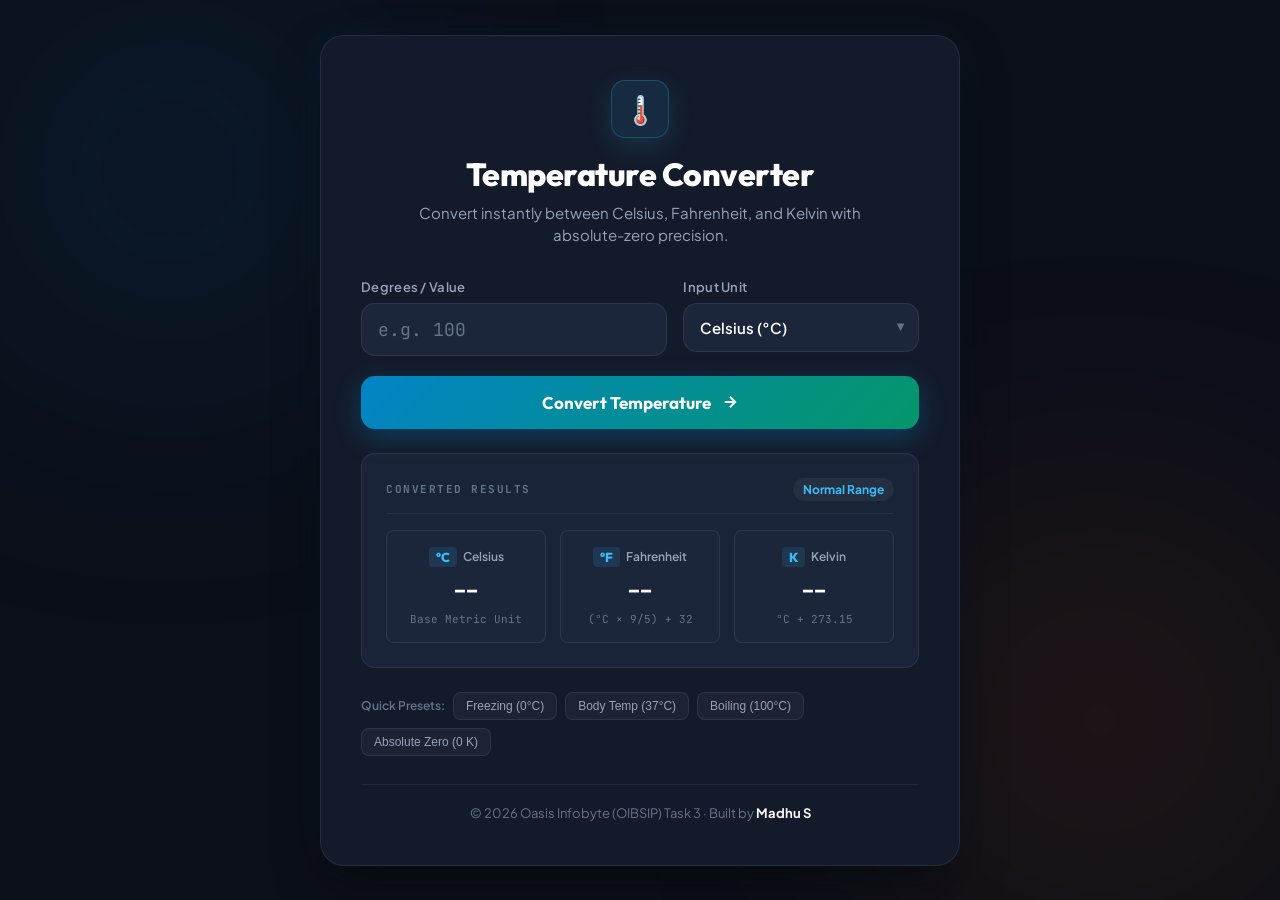
<file: WebDev-L1-TemperatureConverter/index.html>
<!DOCTYPE html>
<html lang="en">
<head>
    <meta charset="UTF-8">
    <meta name="viewport" content="width=device-width, initial-scale=1.0">
    <meta name="description" content="WebDev-L1-TemperatureConverter - Accurate temperature converter for Celsius, Fahrenheit, and Kelvin with absolute zero validation.">
    <title>Temperature Converter | Oasis Infobyte Task 3</title>
    
    <!-- Google Fonts for Typography -->
    <link rel="preconnect" href="https://fonts.googleapis.com">
    <link rel="preconnect" href="https://fonts.gstatic.com" crossorigin>
    <link href="https://fonts.googleapis.com/css2?family=Outfit:wght@400;500;600;700;800&family=Plus+Jakarta+Sans:wght@400;500;600;700&family=JetBrains+Mono:wght@500;600&display=swap" rel="stylesheet">
    
    <link rel="stylesheet" href="style.css">
</head>
<body>

    <!-- Ambient Thermal Glows -->
    <div class="glow glow-cold" id="glowCold"></div>
    <div class="glow glow-warm" id="glowWarm"></div>

    <main class="converter-app">
        <div class="converter-card">
            <!-- 1. Header -->
            <header class="converter-header">
                <div class="header-icon-wrap" id="thermalIcon">
                    <span class="icon-emoji">🌡️</span>
                </div>
                <h1>Temperature Converter</h1>
                <p class="subtitle">Convert instantly between Celsius, Fahrenheit, and Kelvin with absolute-zero precision.</p>
            </header>

            <!-- 2, 3, 4. Converter Form / Inputs -->
            <form class="converter-form" id="converterForm" novalidate>
                <div class="input-row">
                    <!-- Temperature input -->
                    <div class="form-group input-group">
                        <label for="tempInput">Degrees / Value</label>
                        <div class="input-wrapper">
                            <input
                                type="number"
                                id="tempInput"
                                step="any"
                                placeholder="e.g. 100"
                                autocomplete="off"
                                required
                            >
                            <button type="button" class="btn-clear" id="btnClear" title="Clear input" aria-label="Clear input">✕</button>
                        </div>
                    </div>

                    <!-- Unit selector -->
                    <div class="form-group unit-group">
                        <label for="unitSelect">Input Unit</label>
                        <div class="select-wrapper">
                            <select id="unitSelect">
                                <option value="celsius" selected>Celsius (°C)</option>
                                <option value="fahrenheit">Fahrenheit (°F)</option>
                                <option value="kelvin">Kelvin (K)</option>
                            </select>
                            <span class="select-arrow">▼</span>
                        </div>
                    </div>
                </div>

                <!-- Convert button -->
                <button type="submit" class="btn-convert" id="convertBtn">
                    <span>Convert Temperature</span>
                    <svg width="18" height="18" viewBox="0 0 24 24" fill="none" stroke="currentColor" stroke-width="2.5"><path d="M5 12h14M12 5l7 7-7 7"/></svg>
                </button>
            </form>

            <!-- 6. Validation Message Area -->
            <div class="validation-message" id="validationMessage" role="alert" aria-live="polite"></div>

            <!-- 5. Results Section: Displays all three units simultaneously -->
            <section class="results-section" id="resultsSection" aria-label="Conversion Results">
                <div class="results-header">
                    <span class="results-tag">CONVERTED RESULTS</span>
                    <span class="thermal-status" id="thermalStatus">Normal Range</span>
                </div>

                <div class="results-grid">
                    <!-- Celsius Card -->
                    <div class="result-card" id="cardCelsius">
                        <div class="result-card-top">
                            <span class="unit-symbol">°C</span>
                            <span class="unit-name">Celsius</span>
                        </div>
                        <div class="result-value" id="valCelsius">--</div>
                        <div class="result-formula">Base Metric Unit</div>
                    </div>

                    <!-- Fahrenheit Card -->
                    <div class="result-card" id="cardFahrenheit">
                        <div class="result-card-top">
                            <span class="unit-symbol">°F</span>
                            <span class="unit-name">Fahrenheit</span>
                        </div>
                        <div class="result-value" id="valFahrenheit">--</div>
                        <div class="result-formula">(°C × 9/5) + 32</div>
                    </div>

                    <!-- Kelvin Card -->
                    <div class="result-card" id="cardKelvin">
                        <div class="result-card-top">
                            <span class="unit-symbol">K</span>
                            <span class="unit-name">Kelvin</span>
                        </div>
                        <div class="result-value" id="valKelvin">--</div>
                        <div class="result-formula">°C + 273.15</div>
                    </div>
                </div>
            </section>

            <!-- Quick Preset Buttons for easy testing -->
            <div class="presets-row">
                <span class="presets-label">Quick Presets:</span>
                <button type="button" class="btn-preset" data-val="0" data-unit="celsius">Freezing (0°C)</button>
                <button type="button" class="btn-preset" data-val="37" data-unit="celsius">Body Temp (37°C)</button>
                <button type="button" class="btn-preset" data-val="100" data-unit="celsius">Boiling (100°C)</button>
                <button type="button" class="btn-preset" data-val="0" data-unit="kelvin">Absolute Zero (0 K)</button>
            </div>

            <!-- 7. Footer -->
            <footer class="converter-footer">
                <p>&copy; 2026 Oasis Infobyte (OIBSIP) Task 3 · Built by <strong>Madhu S</strong></p>
            </footer>
        </div>
    </main>

    <script src="script.js"></script>
</body>
</html>
</file>
<file: FarmCare-LandingPage/style.css>
/* ==========================================================================
   FarmCare - Modern Dairy Cow & Animal Care Landing Page
   Theme: Natural Rich Forest Green, Organic Cream & Pasture Gold
   ========================================================================== */

:root {
    --primary: #1e5330;
    --primary-light: #2b7a46;
    --primary-dark: #123820;
    --primary-subtle: #eaf3ec;
    --accent: #d99136;
    --accent-light: #fff5e8;
    --bg-page: #faf8f2;
    --bg-surface: #ffffff;
    --bg-alt: #f2efe4;
    --text-primary: #192a1e;
    --text-secondary: #485c4e;
    --text-muted: #6f8576;
    --border-subtle: #e3e6d8;
    --border-card: #e8ece0;
    --shadow-sm: 0 2px 8px rgba(25, 42, 30, 0.05);
    --shadow-md: 0 8px 24px rgba(25, 42, 30, 0.08);
    --shadow-lg: 0 16px 40px rgba(25, 42, 30, 0.12);
    --radius-sm: 8px;
    --radius-md: 14px;
    --radius-lg: 20px;
    --radius-full: 9999px;
    --transition: all 0.25s cubic-bezier(0.2, 0, 0, 1);
}

* {
    margin: 0;
    padding: 0;
    box-sizing: border-box;
}

html {
    scroll-behavior: smooth;
}

body {
    font-family: 'Plus Jakarta Sans', -apple-system, BlinkMacSystemFont, "Segoe UI", Roboto, sans-serif;
    background: var(--bg-page);
    color: var(--text-primary);
    line-height: 1.65;
    -webkit-font-smoothing: antialiased;
}

h1, h2, h3, h4 {
    font-family: 'Outfit', sans-serif;
    color: var(--primary-dark);
    line-height: 1.2;
    font-weight: 700;
}

/* ==========================================================================
   Navigation Bar
   ========================================================================== */

header {
    position: sticky;
    top: 0;
    z-index: 100;
    background: rgba(250, 248, 242, 0.92);
    backdrop-filter: blur(12px);
    border-bottom: 1px solid var(--border-subtle);
}

.navbar {
    max-width: 1280px;
    margin: 0 auto;
    display: flex;
    justify-content: space-between;
    align-items: center;
    padding: 18px 5%;
}

.logo {
    display: flex;
    align-items: center;
    gap: 10px;
    text-decoration: none;
    transition: var(--transition);
}

.logo-emoji {
    font-size: 28px;
    filter: drop-shadow(0 2px 4px rgba(0,0,0,0.1));
}

.logo-text {
    font-family: 'Outfit', sans-serif;
    font-size: 26px;
    font-weight: 800;
    letter-spacing: -0.5px;
    color: var(--primary);
}

.logo:hover {
    transform: scale(1.02);
}

.nav-links {
    display: flex;
    align-items: center;
    gap: 32px;
    list-style: none;
}

.nav-links a {
    color: var(--text-primary);
    text-decoration: none;
    font-size: 15px;
    font-weight: 600;
    transition: var(--transition);
}

.nav-links a:hover {
    color: var(--primary-light);
}

.nav-btn {
    background: var(--primary) !important;
    color: #ffffff !important;
    padding: 10px 22px;
    border-radius: var(--radius-full);
    box-shadow: 0 4px 12px rgba(30, 83, 48, 0.2);
}

.nav-btn:hover {
    background: var(--primary-dark) !important;
    transform: translateY(-1px);
    box-shadow: 0 6px 16px rgba(30, 83, 48, 0.3);
}

/* ==========================================================================
   Buttons & Badges
   ========================================================================== */

.btn {
    display: inline-flex;
    align-items: center;
    justify-content: center;
    font-family: 'Outfit', sans-serif;
    font-size: 16px;
    font-weight: 600;
    padding: 14px 28px;
    border-radius: var(--radius-md);
    text-decoration: none;
    transition: var(--transition);
    cursor: pointer;
    border: none;
}

.btn-primary {
    background: var(--primary);
    color: #ffffff;
    box-shadow: 0 4px 16px rgba(30, 83, 48, 0.28);
}

.btn-primary:hover {
    background: var(--primary-dark);
    transform: translateY(-2px);
    box-shadow: 0 8px 24px rgba(30, 83, 48, 0.36);
}

.btn-secondary {
    background: var(--surface);
    color: var(--primary-dark);
    border: 1.5px solid var(--border-subtle);
    background: #ffffff;
}

.btn-secondary:hover {
    background: var(--bg-surface);
    border-color: var(--primary);
    color: var(--primary);
    transform: translateY(-2px);
}

.badge-pill {
    display: inline-flex;
    align-items: center;
    gap: 8px;
    padding: 6px 16px;
    background: var(--primary-subtle);
    color: var(--primary-dark);
    font-size: 12px;
    font-weight: 700;
    letter-spacing: 1px;
    border-radius: var(--radius-full);
    border: 1px solid rgba(30, 83, 48, 0.15);
    margin-bottom: 20px;
}

.badge-dot {
    width: 8px;
    height: 8px;
    background: #2cb658;
    border-radius: 50%;
    box-shadow: 0 0 0 3px rgba(44, 182, 88, 0.25);
}

.section-tag {
    display: inline-block;
    color: var(--primary-light);
    font-size: 13px;
    font-weight: 800;
    letter-spacing: 2px;
    margin-bottom: 12px;
    text-transform: uppercase;
}

.section-heading {
    text-align: center;
    max-width: 680px;
    margin: 0 auto 50px;
}

.section-heading h2 {
    font-size: clamp(30px, 4vw, 42px);
    margin-bottom: 14px;
}

.section-heading p {
    font-size: 17px;
    color: var(--text-secondary);
}

/* ==========================================================================
   Hero Section
   ========================================================================== */

.hero {
    max-width: 1280px;
    margin: 0 auto;
    padding: 70px 5% 90px;
    display: grid;
    grid-template-columns: 1.15fr 0.85fr;
    align-items: center;
    gap: 50px;
}

.hero h1 {
    font-size: clamp(38px, 5.2vw, 58px);
    margin-bottom: 22px;
    letter-spacing: -1px;
}

.hero p {
    font-size: 18px;
    color: var(--text-secondary);
    line-height: 1.7;
    margin-bottom: 32px;
    max-width: 560px;
}

.hero-cta-group {
    display: flex;
    gap: 16px;
    margin-bottom: 40px;
    flex-wrap: wrap;
}

.hero-stats-mini {
    display: flex;
    align-items: center;
    gap: 24px;
    padding-top: 24px;
    border-top: 1px solid var(--border-subtle);
}

.mini-stat {
    display: flex;
    flex-direction: column;
}

.stat-number {
    font-family: 'Outfit', sans-serif;
    font-size: 24px;
    font-weight: 800;
    color: var(--primary);
}

.stat-label {
    font-size: 13px;
    color: var(--text-muted);
    font-weight: 500;
}

.mini-stat-divider {
    width: 1px;
    height: 36px;
    background: var(--border-subtle);
}

.hero-image-wrap {
    position: relative;
}

.image-frame {
    position: relative;
    border-radius: var(--radius-lg);
    overflow: hidden;
    box-shadow: var(--shadow-lg);
    border: 3px solid #ffffff;
}

.image-frame img {
    width: 100%;
    height: 480px;
    object-fit: cover;
    display: block;
    transition: transform 0.6s ease;
}

.image-frame:hover img {
    transform: scale(1.03);
}

.hero-image-badge {
    position: absolute;
    bottom: 20px;
    left: 20px;
    right: 20px;
    background: rgba(255, 255, 255, 0.94);
    backdrop-filter: blur(10px);
    padding: 14px 20px;
    border-radius: var(--radius-md);
    display: flex;
    align-items: center;
    gap: 14px;
    box-shadow: 0 8px 24px rgba(0, 0, 0, 0.12);
}

.hero-image-badge .badge-icon {
    font-size: 26px;
}

.hero-image-badge strong {
    font-size: 14px;
    color: var(--primary-dark);
    display: block;
}

.hero-image-badge p {
    font-size: 12px;
    color: var(--text-muted);
    margin: 0;
}

/* ==========================================================================
   Care Pillars & Cards Section
   ========================================================================== */

.services {
    max-width: 1280px;
    margin: 0 auto;
    padding: 80px 5% 100px;
}

.service-grid {
    display: grid;
    grid-template-columns: repeat(3, 1fr);
    gap: 32px;
}

.service-card {
    background: #ffffff;
    border-radius: var(--radius-lg);
    border: 1px solid var(--border-card);
    overflow: hidden;
    display: flex;
    flex-direction: column;
    box-shadow: var(--shadow-sm);
    transition: var(--transition);
}

.service-card:hover {
    transform: translateY(-8px);
    box-shadow: var(--shadow-lg);
    border-color: rgba(30, 83, 48, 0.25);
}

.card-image-wrap {
    position: relative;
    width: 100%;
    height: 220px;
    overflow: hidden;
    background: #eef1e6;
}

.card-image-wrap img {
    width: 100%;
    height: 100%;
    object-fit: cover;
    display: block;
    transition: transform 0.5s ease;
}

.service-card:hover .card-image-wrap img {
    transform: scale(1.08);
}

.card-badge {
    position: absolute;
    top: 14px;
    left: 14px;
    background: rgba(18, 56, 32, 0.88);
    backdrop-filter: blur(8px);
    color: #ffffff;
    font-size: 12px;
    font-weight: 700;
    padding: 5px 12px;
    border-radius: var(--radius-full);
}

.card-content {
    padding: 26px 26px 28px;
    display: flex;
    flex-direction: column;
    flex-grow: 1;
}

.card-header {
    display: flex;
    align-items: center;
    gap: 12px;
    margin-bottom: 12px;
}

.service-icon {
    font-size: 26px;
}

.service-card h3 {
    font-size: 21px;
    color: var(--primary-dark);
}

.card-description {
    font-size: 15px;
    color: var(--text-secondary);
    line-height: 1.6;
    margin-bottom: 20px;
}

.care-points {
    list-style: none;
    margin-bottom: 24px;
    flex-grow: 1;
}

.care-points li {
    font-size: 14px;
    color: var(--text-secondary);
    padding: 7px 0 7px 22px;
    position: relative;
    border-bottom: 1px dashed rgba(227, 230, 216, 0.8);
}

.care-points li:last-child {
    border-bottom: none;
}

.care-points li::before {
    content: "✓";
    position: absolute;
    left: 0;
    color: var(--primary-light);
    font-weight: 800;
    font-size: 14px;
}

.care-points strong {
    color: var(--primary-dark);
}

.card-footer {
    display: flex;
    justify-content: space-between;
    align-items: center;
    padding-top: 18px;
    border-top: 1px solid var(--border-subtle);
}

.care-tag {
    font-size: 12px;
    font-weight: 700;
    color: var(--text-muted);
    background: var(--bg-alt);
    padding: 4px 10px;
    border-radius: 6px;
}

.card-link {
    font-size: 14px;
    font-weight: 700;
    color: var(--primary);
    text-decoration: none;
    transition: var(--transition);
}

.card-link:hover {
    color: var(--accent);
    transform: translateX(3px);
}

.card-highlight {
    background: linear-gradient(145deg, #ffffff 0%, #f6f8f0 100%);
    border: 2px dashed rgba(30, 83, 48, 0.3);
}

.highlight-box {
    background: var(--accent-light);
    border-left: 3px solid var(--accent);
    padding: 14px 16px;
    border-radius: 8px;
    margin-bottom: 20px;
}

.highlight-box strong {
    font-size: 13px;
    color: #8b530f;
    display: block;
    margin-bottom: 4px;
}

.highlight-box p {
    font-size: 13px;
    color: #633c0d;
    margin: 0;
    line-height: 1.5;
}

/* ==========================================================================
   Daily Routine Checklist Section
   ========================================================================== */

.checklist-section {
    background: var(--bg-alt);
    padding: 90px 5%;
    border-top: 1px solid var(--border-subtle);
    border-bottom: 1px solid var(--border-subtle);
}

.checklist-section .section-heading {
    max-width: 720px;
}

.routine-grid {
    max-width: 1280px;
    margin: 0 auto;
    display: grid;
    grid-template-columns: repeat(3, 1fr);
    gap: 28px;
}

.routine-card {
    background: #ffffff;
    border-radius: var(--radius-lg);
    padding: 32px 28px;
    border: 1px solid var(--border-card);
    box-shadow: var(--shadow-sm);
    transition: var(--transition);
}

.routine-card:hover {
    transform: translateY(-6px);
    box-shadow: var(--shadow-md);
}

.routine-time {
    margin-bottom: 22px;
}

.time-badge {
    display: inline-block;
    background: var(--primary-subtle);
    color: var(--primary);
    font-size: 12px;
    font-weight: 800;
    padding: 5px 12px;
    border-radius: var(--radius-full);
    margin-bottom: 10px;
}

.routine-card h3 {
    font-size: 22px;
}

.routine-list {
    list-style: none;
    display: flex;
    flex-direction: column;
    gap: 14px;
}

.routine-list li {
    display: flex;
    align-items: flex-start;
    gap: 12px;
    font-size: 15px;
    color: var(--text-secondary);
    line-height: 1.5;
}

.routine-list li span {
    display: inline-flex;
    align-items: center;
    justify-content: center;
    width: 22px;
    height: 22px;
    background: #eaf6ee;
    color: var(--primary);
    border-radius: 50%;
    font-weight: 800;
    font-size: 13px;
    flex-shrink: 0;
    margin-top: 1px;
}

/* ==========================================================================
   About Section
   ========================================================================== */

.about {
    max-width: 1280px;
    margin: 0 auto;
    padding: 100px 5%;
}

.about-grid {
    display: grid;
    grid-template-columns: 1.2fr 0.8fr;
    gap: 60px;
    align-items: center;
}

.about-content h2 {
    font-size: clamp(30px, 4vw, 42px);
    margin-bottom: 20px;
}

.about-content p {
    font-size: 17px;
    color: var(--text-secondary);
    line-height: 1.7;
    margin-bottom: 22px;
}

.about-values {
    display: grid;
    grid-template-columns: 1fr 1fr;
    gap: 24px;
    margin-top: 36px;
}

.value-item {
    display: flex;
    gap: 16px;
}

.value-icon {
    font-size: 32px;
    flex-shrink: 0;
}

.value-item h4 {
    font-size: 17px;
    margin-bottom: 6px;
    color: var(--primary-dark);
}

.value-item p {
    font-size: 14px;
    color: var(--text-muted);
    line-height: 1.5;
    margin: 0;
}

.farmcare-quote-card {
    background: #ffffff;
    border-radius: var(--radius-lg);
    padding: 40px;
    border: 1px solid var(--border-card);
    box-shadow: var(--shadow-md);
    position: relative;
}

.quote-header {
    display: flex;
    justify-content: space-between;
    align-items: center;
    margin-bottom: 20px;
}

.stars {
    color: #e59819;
    font-size: 18px;
    letter-spacing: 2px;
}

.farmer-tag {
    font-size: 12px;
    font-weight: 700;
    color: var(--primary);
    background: var(--primary-subtle);
    padding: 4px 10px;
    border-radius: var(--radius-full);
}

.quote-text {
    font-size: 17px;
    font-style: italic;
    color: var(--primary-dark);
    line-height: 1.7;
    margin-bottom: 28px;
}

.farmer-profile {
    display: flex;
    align-items: center;
    gap: 14px;
}

.farmer-avatar {
    width: 48px;
    height: 48px;
    background: var(--bg-alt);
    border-radius: 50%;
    display: flex;
    align-items: center;
    justify-content: center;
    font-size: 24px;
}

.farmer-profile strong {
    display: block;
    font-size: 16px;
    color: var(--primary-dark);
}

.farmer-profile span {
    font-size: 13px;
    color: var(--text-muted);
}

/* ==========================================================================
   Advisory Banner Section
   ========================================================================== */

.advisory-banner {
    max-width: 1280px;
    margin: 0 auto 80px;
    padding: 0 5%;
}

.banner-inner {
    background: linear-gradient(135deg, #163e24 0%, #102d1a 100%);
    border-radius: var(--radius-lg);
    padding: 60px 8%;
    color: #ffffff;
    text-align: center;
    box-shadow: var(--shadow-lg);
}

.tag-white {
    color: #a3e2b5 !important;
}

.banner-inner h2 {
    color: #ffffff;
    font-size: clamp(28px, 3.8vw, 40px);
    margin-bottom: 14px;
}

.banner-inner p {
    font-size: 17px;
    color: #d1e5d8;
    max-width: 620px;
    margin: 0 auto 36px;
}

.advisory-form {
    display: flex;
    gap: 12px;
    justify-content: center;
    flex-wrap: wrap;
    max-width: 820px;
    margin: 0 auto;
}

.advisory-form input,
.advisory-form select {
    padding: 14px 18px;
    border-radius: var(--radius-md);
    border: 1px solid rgba(255, 255, 255, 0.25);
    background: rgba(255, 255, 255, 0.95);
    font-family: inherit;
    font-size: 15px;
    color: var(--text-primary);
    outline: none;
    flex: 1 1 200px;
}

.advisory-form input:focus,
.advisory-form select:focus {
    background: #ffffff;
    border-color: #2cb658;
}

.advisory-form .btn {
    background: #27a850;
    color: #ffffff;
    flex: 0 0 auto;
}

.advisory-form .btn:hover {
    background: #1f8c41;
}

/* ==========================================================================
   Footer
   ========================================================================== */

footer {
    background: #112819;
    color: #d3dfd7;
    padding: 80px 5% 40px;
    border-top: 1px solid rgba(255, 255, 255, 0.08);
}

.footer-top {
    max-width: 1280px;
    margin: 0 auto;
    display: grid;
    grid-template-columns: 2fr 1fr 1fr;
    gap: 60px;
    margin-bottom: 60px;
}

.footer-brand .logo-text {
    color: #d2edd9;
}

.footer-brand p {
    margin-top: 16px;
    font-size: 15px;
    line-height: 1.7;
    color: #9cb5a4;
    max-width: 380px;
}

.footer-links-col h4 {
    color: #ffffff;
    font-size: 16px;
    margin-bottom: 20px;
}

.footer-links-col ul {
    list-style: none;
    display: flex;
    flex-direction: column;
    gap: 12px;
}

.footer-links-col a {
    color: #9cb5a4;
    text-decoration: none;
    font-size: 14px;
    transition: var(--transition);
}

.footer-links-col a:hover {
    color: #ffffff;
    transform: translateX(3px);
}

.footer-bottom {
    max-width: 1280px;
    margin: 0 auto;
    padding-top: 30px;
    border-top: 1px solid rgba(255, 255, 255, 0.1);
    text-align: center;
}

.copyright {
    font-size: 13px;
    color: #799583;
}

/* ==========================================================================
   Responsive Breakpoints
   ========================================================================== */

@media (max-width: 1024px) {
    .service-grid,
    .routine-grid {
        grid-template-columns: repeat(2, 1fr);
    }

    .hero {
        grid-template-columns: 1fr;
        padding-top: 40px;
        gap: 40px;
    }

    .about-grid {
        grid-template-columns: 1fr;
        gap: 40px;
    }

    .footer-top {
        grid-template-columns: 1fr 1fr;
    }
}

@media (max-width: 768px) {
    .navbar {
        flex-direction: column;
        gap: 16px;
        padding: 16px 5%;
    }

    .nav-links {
        justify-content: center;
        flex-wrap: wrap;
        gap: 14px 20px;
    }

    .service-grid,
    .routine-grid {
        grid-template-columns: 1fr;
    }

    .image-frame img {
        height: 320px;
    }

    .about-values {
        grid-template-columns: 1fr;
    }

    .advisory-form {
        flex-direction: column;
    }

    .advisory-form input,
    .advisory-form select,
    .advisory-form .btn {
        width: 100%;
        flex: none;
    }

    .footer-top {
        grid-template-columns: 1fr;
        gap: 36px;
    }
}
</file>
<file: Personal-Portfolio/style.css>
/* ==========================================================================
   Personal Portfolio - Madhu S
   Theme: Modern Tech Midnight, Cyan & Emerald Glow, Glassmorphism
   ========================================================================== */

:root {
    --bg-main: #0a0e17;
    --bg-surface: #111827;
    --bg-surface-elevated: #162032;
    --border-card: rgba(255, 255, 255, 0.08);
    --border-hover: rgba(56, 189, 248, 0.4);
    
    --primary: #38bdf8;
    --primary-glow: rgba(56, 189, 248, 0.25);
    --accent: #34d399;
    --accent-glow: rgba(52, 211, 153, 0.25);
    --purple: #818cf8;
    
    --text-primary: #f8fafc;
    --text-secondary: #94a3b8;
    --text-muted: #64748b;
    
    --radius-sm: 8px;
    --radius-md: 14px;
    --radius-lg: 20px;
    --radius-full: 9999px;
    
    --shadow-card: 0 10px 30px -10px rgba(0, 0, 0, 0.5);
    --shadow-glow: 0 0 25px rgba(56, 189, 248, 0.15);
    --transition: all 0.3s cubic-bezier(0.16, 1, 0.3, 1);
}

* {
    margin: 0;
    padding: 0;
    box-sizing: border-box;
}

html {
    scroll-behavior: smooth;
}

body {
    background-color: var(--bg-main);
    color: var(--text-primary);
    font-family: 'Plus Jakarta Sans', -apple-system, BlinkMacSystemFont, sans-serif;
    line-height: 1.6;
    overflow-x: hidden;
    position: relative;
    -webkit-font-smoothing: antialiased;
}

h1, h2, h3, h4 {
    font-family: 'Outfit', sans-serif;
    font-weight: 700;
    color: var(--text-primary);
    line-height: 1.25;
}

/* Background Ambient Glows */
.ambient-glow {
    position: fixed;
    border-radius: 50%;
    filter: blur(120px);
    z-index: -1;
    pointer-events: none;
    opacity: 0.35;
}

.glow-1 {
    top: -100px;
    left: -100px;
    width: 600px;
    height: 600px;
    background: radial-gradient(circle, #0284c7 0%, transparent 70%);
}

.glow-2 {
    bottom: -100px;
    right: -100px;
    width: 650px;
    height: 650px;
    background: radial-gradient(circle, #059669 0%, transparent 70%);
}

.container {
    max-width: 1240px;
    margin: 0 auto;
    padding: 0 24px;
}

/* ==========================================================================
   Navigation Bar
   ========================================================================== */

.navbar-wrapper {
    position: sticky;
    top: 0;
    z-index: 1000;
    background: rgba(10, 14, 23, 0.85);
    backdrop-filter: blur(16px);
    border-bottom: 1px solid var(--border-card);
}

.navbar {
    max-width: 1240px;
    margin: 0 auto;
    padding: 18px 24px;
    display: flex;
    justify-content: space-between;
    align-items: center;
}

.nav-brand {
    font-family: 'Outfit', sans-serif;
    font-size: 24px;
    font-weight: 800;
    color: var(--text-primary);
    text-decoration: none;
    display: flex;
    align-items: center;
    gap: 4px;
    transition: var(--transition);
}

.brand-code {
    color: var(--primary);
    font-family: 'JetBrains Mono', monospace;
    font-weight: 600;
}

.brand-name {
    background: linear-gradient(135deg, #ffffff 40%, var(--primary) 100%);
    -webkit-background-clip: text;
    -webkit-text-fill-color: transparent;
}

.nav-brand:hover {
    transform: scale(1.02);
}

.nav-menu {
    display: flex;
    align-items: center;
    gap: 32px;
    list-style: none;
}

.nav-link {
    color: var(--text-secondary);
    text-decoration: none;
    font-size: 15px;
    font-weight: 600;
    transition: var(--transition);
    position: relative;
    padding: 6px 0;
}

.nav-link:hover,
.nav-link.active {
    color: #ffffff;
}

.nav-link.active::after {
    content: '';
    position: absolute;
    bottom: 0;
    left: 0;
    width: 100%;
    height: 2px;
    background: linear-gradient(90deg, var(--primary), var(--accent));
    border-radius: var(--radius-full);
}

.nav-btn-cta {
    background: linear-gradient(135deg, #0284c7, #059669);
    color: #ffffff !important;
    padding: 10px 22px !important;
    border-radius: var(--radius-full);
    box-shadow: 0 4px 16px rgba(2, 132, 199, 0.3);
}

.nav-btn-cta:hover {
    transform: translateY(-2px);
    box-shadow: 0 8px 24px rgba(2, 132, 199, 0.45);
}

.nav-btn-cta.active::after {
    display: none;
}

.menu-toggle {
    display: none;
    background: none;
    border: none;
    cursor: pointer;
    flex-direction: column;
    gap: 5px;
}

.menu-toggle .bar {
    width: 24px;
    height: 2px;
    background: var(--text-primary);
    transition: var(--transition);
}

/* ==========================================================================
   Buttons & Common Components
   ========================================================================== */

.btn {
    display: inline-flex;
    align-items: center;
    gap: 10px;
    padding: 14px 28px;
    border-radius: var(--radius-md);
    font-family: 'Outfit', sans-serif;
    font-size: 16px;
    font-weight: 600;
    text-decoration: none;
    cursor: pointer;
    transition: var(--transition);
    border: none;
}

.btn-primary {
    background: linear-gradient(135deg, #0284c7 0%, #059669 100%);
    color: #ffffff;
    box-shadow: 0 6px 20px rgba(2, 132, 199, 0.3);
}

.btn-primary:hover {
    transform: translateY(-3px);
    box-shadow: 0 10px 28px rgba(2, 132, 199, 0.45);
}

.btn-secondary {
    background: rgba(255, 255, 255, 0.05);
    color: var(--text-primary);
    border: 1px solid var(--border-card);
}

.btn-secondary:hover {
    background: rgba(255, 255, 255, 0.1);
    border-color: var(--primary);
    transform: translateY(-3px);
}

.btn-link {
    display: inline-flex;
    align-items: center;
    gap: 8px;
    color: var(--primary);
    font-size: 14px;
    font-weight: 600;
    text-decoration: none;
    transition: var(--transition);
}

.btn-link:hover {
    color: var(--accent);
    transform: translateX(3px);
}

.gradient-text {
    background: linear-gradient(135deg, #ffffff 20%, var(--primary) 70%, var(--accent) 100%);
    -webkit-background-clip: text;
    -webkit-text-fill-color: transparent;
}

.section-tag {
    display: inline-block;
    font-family: 'JetBrains Mono', monospace;
    font-size: 13px;
    font-weight: 600;
    color: var(--primary);
    letter-spacing: 2px;
    margin-bottom: 12px;
    text-transform: uppercase;
}

.section-header {
    text-align: center;
    max-width: 680px;
    margin: 0 auto 56px;
}

.section-title {
    font-size: clamp(32px, 4vw, 44px);
    margin-bottom: 16px;
    letter-spacing: -0.5px;
}

.section-subtitle {
    font-size: 17px;
    color: var(--text-secondary);
}

.section {
    padding: 100px 0;
    position: relative;
}

/* ==========================================================================
   Hero Section
   ========================================================================== */

.hero-section {
    padding: 80px 0 110px;
    position: relative;
}

.hero-container {
    display: grid;
    grid-template-columns: 1.2fr 0.8fr;
    align-items: center;
    gap: 60px;
}

.status-badge {
    display: inline-flex;
    align-items: center;
    gap: 10px;
    background: rgba(56, 189, 248, 0.08);
    border: 1px solid rgba(56, 189, 248, 0.25);
    padding: 7px 18px;
    border-radius: var(--radius-full);
    font-size: 13px;
    font-weight: 600;
    color: var(--primary);
    margin-bottom: 24px;
}

.pulse-indicator {
    width: 8px;
    height: 8px;
    background: var(--accent);
    border-radius: 50%;
    box-shadow: 0 0 0 3px rgba(52, 211, 153, 0.3);
    animation: pulse 2s infinite;
}

@keyframes pulse {
    0% { box-shadow: 0 0 0 0 rgba(52, 211, 153, 0.6); }
    70% { box-shadow: 0 0 0 8px rgba(52, 211, 153, 0); }
    100% { box-shadow: 0 0 0 0 rgba(52, 211, 153, 0); }
}

.hero-title {
    font-size: clamp(40px, 5.2vw, 64px);
    margin-bottom: 16px;
    letter-spacing: -1.5px;
}

.hero-subtitle {
    font-size: clamp(18px, 2.5vw, 24px);
    font-weight: 500;
    color: var(--text-secondary);
    margin-bottom: 24px;
}

.text-separator {
    color: var(--primary);
    margin: 0 4px;
}

.hero-bio {
    font-size: 17px;
    color: var(--text-secondary);
    line-height: 1.7;
    margin-bottom: 36px;
    max-width: 580px;
}

.hero-actions {
    display: flex;
    gap: 18px;
    margin-bottom: 40px;
    flex-wrap: wrap;
}

.hero-socials {
    display: flex;
    align-items: center;
    gap: 16px;
    padding-top: 24px;
    border-top: 1px solid var(--border-card);
    flex-wrap: wrap;
}

.social-icon {
    width: 42px;
    height: 42px;
    border-radius: var(--radius-sm);
    background: var(--bg-surface);
    border: 1px solid var(--border-card);
    display: flex;
    align-items: center;
    justify-content: center;
    color: var(--text-secondary);
    text-decoration: none;
    transition: var(--transition);
}

.social-icon:hover {
    color: var(--primary);
    border-color: var(--primary);
    transform: translateY(-3px);
    box-shadow: 0 4px 16px var(--primary-glow);
}

.location-badge {
    font-size: 14px;
    color: var(--text-muted);
    font-weight: 500;
    margin-left: 8px;
}

/* Avatar Card */
.hero-image-column {
    display: flex;
    justify-content: center;
    position: relative;
}

.avatar-card {
    position: relative;
    width: 360px;
    max-width: 100%;
}

.avatar-ring {
    position: relative;
    border-radius: var(--radius-lg);
    padding: 8px;
    background: linear-gradient(145deg, rgba(56, 189, 248, 0.4), rgba(52, 211, 153, 0.4));
    box-shadow: var(--shadow-card), 0 0 50px rgba(56, 189, 248, 0.2);
}

.avatar-img {
    width: 100%;
    height: 420px;
    object-fit: cover;
    border-radius: calc(var(--radius-lg) - 4px);
    display: block;
}

.avatar-floating-badge {
    position: absolute;
    background: rgba(17, 24, 39, 0.9);
    backdrop-filter: blur(12px);
    border: 1px solid rgba(255, 255, 255, 0.12);
    padding: 12px 18px;
    border-radius: var(--radius-md);
    display: flex;
    align-items: center;
    gap: 12px;
    box-shadow: 0 12px 32px rgba(0, 0, 0, 0.4);
    animation: float 4s ease-in-out infinite;
}

.badge-top-right {
    top: -15px;
    right: -25px;
}

.badge-bottom-left {
    bottom: -15px;
    left: -25px;
    animation-delay: 2s;
}

@keyframes float {
    0%, 100% { transform: translateY(0px); }
    50% { transform: translateY(-8px); }
}

.badge-icon {
    font-size: 24px;
}

.avatar-floating-badge strong {
    font-size: 14px;
    display: block;
    color: #ffffff;
}

.avatar-floating-badge span {
    font-size: 12px;
    color: var(--text-muted);
}

/* ==========================================================================
   About Section
   ========================================================================== */

.about-grid {
    display: grid;
    grid-template-columns: 1fr 1fr;
    gap: 32px;
}

.about-card {
    background: var(--bg-surface);
    border: 1px solid var(--border-card);
    border-radius: var(--radius-lg);
    padding: 38px 34px;
    box-shadow: var(--shadow-card);
    transition: var(--transition);
}

.about-card:hover {
    border-color: var(--border-hover);
    transform: translateY(-5px);
}

.about-icon {
    font-size: 32px;
    margin-bottom: 16px;
}

.about-card h3 {
    font-size: 24px;
    margin-bottom: 18px;
    color: #ffffff;
}

.about-card p {
    font-size: 16px;
    color: var(--text-secondary);
    line-height: 1.7;
    margin-bottom: 28px;
}

.highlights-row {
    display: grid;
    grid-template-columns: repeat(3, 1fr);
    gap: 16px;
    padding-top: 24px;
    border-top: 1px solid var(--border-card);
}

.highlight-item {
    text-align: center;
}

.highlight-num {
    display: block;
    font-family: 'Outfit', sans-serif;
    font-size: 28px;
    font-weight: 800;
    color: var(--primary);
}

.highlight-label {
    font-size: 13px;
    color: var(--text-muted);
}

/* Timeline */
.timeline {
    display: flex;
    flex-direction: column;
    gap: 24px;
    position: relative;
    padding-left: 24px;
}

.timeline::before {
    content: '';
    position: absolute;
    top: 6px;
    bottom: 6px;
    left: 6px;
    width: 2px;
    background: rgba(255, 255, 255, 0.08);
}

.timeline-item {
    position: relative;
}

.timeline-dot {
    position: absolute;
    left: -24px;
    top: 6px;
    width: 14px;
    height: 14px;
    border-radius: 50%;
    background: var(--primary);
    box-shadow: 0 0 0 4px rgba(56, 189, 248, 0.2);
}

.timeline-date {
    font-size: 12px;
    font-family: 'JetBrains Mono', monospace;
    color: var(--accent);
    font-weight: 600;
}

.timeline-content h4 {
    font-size: 17px;
    margin: 4px 0 2px;
    color: #ffffff;
}

.timeline-content .institution {
    font-size: 14px;
    color: var(--text-muted);
    margin-bottom: 6px;
}

.score-tag {
    display: inline-block;
    font-size: 12px;
    font-weight: 700;
    background: rgba(255, 255, 255, 0.06);
    color: var(--primary);
    padding: 3px 10px;
    border-radius: 4px;
}

/* ==========================================================================
   Skills Section
   ========================================================================== */

.skills-grid {
    display: grid;
    grid-template-columns: repeat(2, 1fr);
    gap: 28px;
}

.skill-category-card {
    background: var(--bg-surface);
    border: 1px solid var(--border-card);
    border-radius: var(--radius-lg);
    padding: 32px 30px;
    box-shadow: var(--shadow-card);
    transition: var(--transition);
}

.skill-category-card:hover {
    border-color: var(--border-hover);
    transform: translateY(-5px);
}

.category-header {
    display: flex;
    align-items: center;
    gap: 16px;
    margin-bottom: 24px;
}

.cat-icon-box {
    width: 48px;
    height: 48px;
    border-radius: var(--radius-md);
    background: rgba(56, 189, 248, 0.1);
    display: flex;
    align-items: center;
    justify-content: center;
    font-size: 22px;
}

.category-header h3 {
    font-size: 20px;
    color: #ffffff;
}

.category-header p {
    font-size: 13px;
    color: var(--text-muted);
}

.skill-tags {
    display: flex;
    flex-wrap: wrap;
    gap: 10px;
}

.skill-tag {
    display: inline-flex;
    align-items: center;
    gap: 8px;
    background: var(--bg-surface-elevated);
    border: 1px solid rgba(255, 255, 255, 0.06);
    color: var(--text-primary);
    font-size: 14px;
    font-weight: 500;
    padding: 8px 16px;
    border-radius: var(--radius-sm);
    transition: var(--transition);
}

.skill-tag:hover {
    border-color: var(--primary);
    background: rgba(56, 189, 248, 0.08);
    transform: translateY(-2px);
}

.tag-bullet {
    width: 6px;
    height: 6px;
    border-radius: 50%;
    background: var(--accent);
}

/* ==========================================================================
   Projects Section
   ========================================================================== */

.projects-grid {
    display: grid;
    grid-template-columns: repeat(3, 1fr);
    gap: 32px;
}

.project-card {
    background: var(--bg-surface);
    border: 1px solid var(--border-card);
    border-radius: var(--radius-lg);
    overflow: hidden;
    box-shadow: var(--shadow-card);
    display: flex;
    flex-direction: column;
    transition: var(--transition);
}

.project-card:hover {
    border-color: var(--border-hover);
    transform: translateY(-8px);
    box-shadow: 0 20px 40px -15px rgba(0, 0, 0, 0.6), var(--shadow-glow);
}

.project-image-box {
    position: relative;
    width: 100%;
    height: 220px;
    overflow: hidden;
    background: #0f172a;
}

.project-image-box img {
    width: 100%;
    height: 100%;
    object-fit: cover;
    display: block;
    transition: transform 0.5s ease;
}

.project-card:hover .project-image-box img {
    transform: scale(1.06);
}

.project-badge {
    position: absolute;
    top: 14px;
    left: 14px;
    background: rgba(10, 14, 23, 0.88);
    backdrop-filter: blur(8px);
    color: var(--primary);
    font-family: 'JetBrains Mono', monospace;
    font-size: 11px;
    font-weight: 600;
    padding: 5px 12px;
    border-radius: var(--radius-full);
    border: 1px solid rgba(56, 189, 248, 0.3);
}

.project-content {
    padding: 26px 24px;
    display: flex;
    flex-direction: column;
    flex-grow: 1;
}

.project-tags {
    display: flex;
    flex-wrap: wrap;
    gap: 8px;
    margin-bottom: 14px;
}

.project-tags span {
    font-size: 11px;
    font-family: 'JetBrains Mono', monospace;
    background: rgba(255, 255, 255, 0.05);
    color: var(--accent);
    padding: 3px 9px;
    border-radius: 4px;
}

.project-title {
    font-size: 20px;
    margin-bottom: 12px;
    color: #ffffff;
}

.project-desc {
    font-size: 14px;
    color: var(--text-secondary);
    line-height: 1.6;
    margin-bottom: 18px;
}

.project-features {
    list-style: none;
    margin-bottom: 24px;
    flex-grow: 1;
    display: flex;
    flex-direction: column;
    gap: 10px;
}

.project-features li {
    font-size: 13px;
    color: var(--text-muted);
    padding-left: 18px;
    position: relative;
    line-height: 1.5;
}

.project-features li::before {
    content: "▹";
    position: absolute;
    left: 0;
    color: var(--primary);
}

.project-footer {
    padding-top: 18px;
    border-top: 1px solid var(--border-card);
}

/* ==========================================================================
   Achievements & Certifications Section
   ========================================================================== */

.achievements-grid {
    display: grid;
    grid-template-columns: 1fr 1fr;
    gap: 32px;
}

.achievement-card {
    background: var(--bg-surface);
    border: 1px solid var(--border-card);
    border-radius: var(--radius-lg);
    padding: 36px 32px;
    box-shadow: var(--shadow-card);
    transition: var(--transition);
}

.achievement-card:hover {
    border-color: var(--border-hover);
    transform: translateY(-5px);
}

.achievement-header {
    display: flex;
    align-items: center;
    gap: 14px;
    margin-bottom: 26px;
}

.ach-icon {
    font-size: 28px;
}

.achievement-header h3 {
    font-size: 22px;
    color: #ffffff;
}

.achievement-list {
    list-style: none;
    display: flex;
    flex-direction: column;
    gap: 20px;
}

.achievement-list li {
    display: flex;
    align-items: flex-start;
    gap: 14px;
}

.ach-bullet {
    width: 10px;
    height: 10px;
    border-radius: 50%;
    margin-top: 6px;
    flex-shrink: 0;
    background: var(--primary);
}

.ach-bullet.gold {
    background: #eab308;
    box-shadow: 0 0 10px rgba(234, 179, 8, 0.4);
}

.ach-bullet.silver {
    background: #94a3b8;
    box-shadow: 0 0 10px rgba(148, 163, 184, 0.4);
}

.ach-bullet.bronze {
    background: #d97706;
}

.ach-bullet.blue {
    background: #38bdf8;
}

.achievement-list strong {
    display: block;
    font-size: 15px;
    color: #ffffff;
    margin-bottom: 2px;
}

.achievement-list span {
    font-size: 13px;
    color: var(--text-muted);
}

/* ==========================================================================
   Contact Section
   ========================================================================== */

.contact-box {
    background: linear-gradient(145deg, #111827 0%, #0d1320 100%);
    border: 1px solid var(--border-card);
    border-radius: var(--radius-lg);
    padding: 60px;
    display: grid;
    grid-template-columns: 1fr 1fr;
    gap: 50px;
    box-shadow: var(--shadow-card);
}

.contact-details h2 {
    font-size: 36px;
    margin-bottom: 16px;
}

.contact-details p {
    font-size: 16px;
    color: var(--text-secondary);
    line-height: 1.7;
    margin-bottom: 32px;
}

.contact-info-list {
    display: flex;
    flex-direction: column;
    gap: 18px;
    margin-bottom: 36px;
}

.info-row {
    display: flex;
    align-items: center;
    gap: 16px;
    text-decoration: none;
    color: inherit;
    transition: var(--transition);
}

.info-row:hover strong {
    color: var(--primary);
}

.info-icon {
    width: 44px;
    height: 44px;
    border-radius: var(--radius-sm);
    background: var(--bg-surface-elevated);
    border: 1px solid var(--border-card);
    display: flex;
    align-items: center;
    justify-content: center;
    font-size: 20px;
}

.info-row span {
    display: block;
    font-size: 12px;
    color: var(--text-muted);
}

.info-row strong {
    font-size: 15px;
    color: #ffffff;
    transition: var(--transition);
}

.social-links-footer {
    display: flex;
    gap: 14px;
    flex-wrap: wrap;
}

.social-pill {
    display: inline-flex;
    align-items: center;
    gap: 8px;
    padding: 10px 18px;
    border-radius: var(--radius-full);
    background: var(--bg-surface-elevated);
    border: 1px solid var(--border-card);
    color: var(--text-primary);
    text-decoration: none;
    font-size: 13px;
    font-weight: 600;
    transition: var(--transition);
}

.social-pill:hover {
    background: rgba(56, 189, 248, 0.1);
    border-color: var(--primary);
    color: var(--primary);
}

/* Contact Form */
.contact-form {
    display: flex;
    flex-direction: column;
    gap: 18px;
}

.form-group {
    display: flex;
    flex-direction: column;
    gap: 8px;
}

.form-group label {
    font-size: 13px;
    font-weight: 600;
    color: var(--text-secondary);
}

.form-group input,
.form-group textarea {
    background: var(--bg-surface-elevated);
    border: 1px solid var(--border-card);
    border-radius: var(--radius-sm);
    padding: 14px 16px;
    color: #ffffff;
    font-family: inherit;
    font-size: 15px;
    outline: none;
    transition: var(--transition);
}

.form-group input:focus,
.form-group textarea:focus {
    border-color: var(--primary);
    box-shadow: 0 0 0 3px rgba(56, 189, 248, 0.15);
}

.btn-block {
    width: 100%;
    margin-top: 8px;
}

.form-feedback {
    font-size: 14px;
    text-align: center;
    margin-top: 8px;
    min-height: 20px;
}

/* ==========================================================================
   Footer
   ========================================================================== */

.footer {
    padding: 40px 0;
    border-top: 1px solid var(--border-card);
}

.footer-container {
    display: flex;
    justify-content: space-between;
    align-items: center;
    color: var(--text-muted);
    font-size: 14px;
    flex-wrap: wrap;
    gap: 16px;
}

.footer-links a {
    color: var(--primary);
    text-decoration: none;
    font-weight: 600;
}

.footer-links a:hover {
    text-decoration: underline;
}

/* ==========================================================================
   Responsive Media Queries
   ========================================================================== */

@media (max-width: 1024px) {
    .hero-container {
        grid-template-columns: 1fr;
        text-align: center;
        gap: 50px;
    }

    .hero-bio {
        margin: 0 auto 36px;
    }

    .hero-actions {
        justify-content: center;
    }

    .hero-socials {
        justify-content: center;
    }

    .projects-grid {
        grid-template-columns: repeat(2, 1fr);
    }

    .contact-box {
        grid-template-columns: 1fr;
        padding: 40px 30px;
    }
}

@media (max-width: 768px) {
    .menu-toggle {
        display: flex;
    }

    .nav-menu {
        position: fixed;
        top: 73px;
        left: -100%;
        width: 100%;
        height: calc(100vh - 73px);
        background: rgba(10, 14, 23, 0.98);
        backdrop-filter: blur(20px);
        flex-direction: column;
        padding: 40px 24px;
        gap: 24px;
        transition: left 0.3s ease;
    }

    .nav-menu.open {
        left: 0;
    }

    .nav-link {
        font-size: 18px;
    }

    .about-grid,
    .skills-grid,
    .projects-grid,
    .achievements-grid {
        grid-template-columns: 1fr;
    }

    .badge-top-right {
        right: 0;
    }

    .badge-bottom-left {
        left: 0;
    }

    .avatar-card {
        width: 300px;
    }

    .avatar-img {
        height: 350px;
    }

    .footer-container {
        flex-direction: column;
        text-align: center;
    }
}
</file>
<file: WebDev-L1-TemperatureConverter/style.css>
/* ==========================================================================
   WebDev-L1-TemperatureConverter
   Theme: Precision Thermal Modern Dark / Cyber-Glass Card
   ========================================================================== */

:root {
    --bg-page: #0b0f19;
    --bg-card: #131b2a;
    --bg-surface: #192438;
    --bg-input: #1b263b;
    --border-card: rgba(255, 255, 255, 0.08);
    --border-active: rgba(56, 189, 248, 0.5);
    
    --color-primary: #38bdf8;
    --color-primary-dark: #0284c7;
    --color-emerald: #34d399;
    --color-orange: #fb923c;
    --color-red: #f87171;
    
    --text-primary: #f8fafc;
    --text-secondary: #94a3b8;
    --text-muted: #64748b;
    
    --radius-sm: 8px;
    --radius-md: 14px;
    --radius-lg: 24px;
    --radius-full: 9999px;
    
    --shadow-card: 0 20px 50px -10px rgba(0, 0, 0, 0.6), 0 0 40px rgba(56, 189, 248, 0.06);
    --transition: all 0.25s cubic-bezier(0.16, 1, 0.3, 1);
}

* {
    margin: 0;
    padding: 0;
    box-sizing: border-box;
}

body {
    background-color: var(--bg-page);
    color: var(--text-primary);
    font-family: 'Plus Jakarta Sans', -apple-system, BlinkMacSystemFont, sans-serif;
    min-height: 100vh;
    display: flex;
    align-items: center;
    justify-content: center;
    padding: 32px 16px;
    position: relative;
    overflow-x: hidden;
    -webkit-font-smoothing: antialiased;
}

/* Ambient Thermal Background Glows */
.glow {
    position: fixed;
    border-radius: 50%;
    filter: blur(140px);
    z-index: 0;
    pointer-events: none;
    opacity: 0.28;
    transition: opacity 0.8s ease, transform 0.8s ease;
}

.glow-cold {
    top: -80px;
    left: -80px;
    width: 500px;
    height: 500px;
    background: radial-gradient(circle, #0284c7 0%, transparent 70%);
}

.glow-warm {
    bottom: -80px;
    right: -80px;
    width: 520px;
    height: 520px;
    background: radial-gradient(circle, #ea580c 0%, transparent 70%);
}

/* Main Container & Card */
.converter-app {
    width: 100%;
    max-width: 640px;
    position: relative;
    z-index: 1;
}

.converter-card {
    background: var(--bg-card);
    border: 1px solid var(--border-card);
    border-radius: var(--radius-lg);
    box-shadow: var(--shadow-card);
    padding: 44px 40px;
    backdrop-filter: blur(20px);
    transition: var(--transition);
}

/* 1. Header */
.converter-header {
    text-align: center;
    margin-bottom: 32px;
}

.header-icon-wrap {
    width: 58px;
    height: 58px;
    margin: 0 auto 16px;
    background: rgba(56, 189, 248, 0.1);
    border: 1px solid rgba(56, 189, 248, 0.25);
    border-radius: var(--radius-md);
    display: flex;
    align-items: center;
    justify-content: center;
    font-size: 28px;
    box-shadow: 0 8px 24px rgba(56, 189, 248, 0.15);
    transition: var(--transition);
}

.converter-header h1 {
    font-family: 'Outfit', sans-serif;
    font-size: clamp(26px, 3.8vw, 32px);
    font-weight: 800;
    letter-spacing: -0.5px;
    color: #ffffff;
    margin-bottom: 8px;
}

.converter-header .subtitle {
    font-size: 15px;
    color: var(--text-secondary);
    line-height: 1.5;
    max-width: 460px;
    margin: 0 auto;
}

/* 2, 3, 4. Form & Inputs */
.converter-form {
    display: flex;
    flex-direction: column;
    gap: 20px;
    margin-bottom: 24px;
}

.input-row {
    display: grid;
    grid-template-columns: 1.3fr 1fr;
    gap: 16px;
}

.form-group {
    display: flex;
    flex-direction: column;
    gap: 8px;
}

.form-group label {
    font-size: 13px;
    font-weight: 600;
    color: var(--text-secondary);
    letter-spacing: 0.3px;
}

.input-wrapper,
.select-wrapper {
    position: relative;
    display: flex;
    align-items: center;
}

.input-wrapper input {
    width: 100%;
    background: var(--bg-input);
    border: 1.5px solid var(--border-card);
    border-radius: var(--radius-md);
    padding: 14px 40px 14px 16px;
    font-family: 'JetBrains Mono', monospace;
    font-size: 18px;
    font-weight: 600;
    color: #ffffff;
    outline: none;
    transition: var(--transition);
}

.input-wrapper input:focus {
    border-color: var(--color-primary);
    box-shadow: 0 0 0 3px rgba(56, 189, 248, 0.2);
    background: var(--bg-surface);
}

.input-wrapper input::placeholder {
    color: var(--text-muted);
    font-weight: 400;
}

/* Chrome, Safari, Edge, Opera: Remove number input spin arrows */
.input-wrapper input::-webkit-outer-spin-button,
.input-wrapper input::-webkit-inner-spin-button {
    -webkit-appearance: none;
    margin: 0;
}

/* Firefox */
.input-wrapper input[type=number] {
    -moz-appearance: textfield;
}

.btn-clear {
    position: absolute;
    right: 12px;
    background: none;
    border: none;
    color: var(--text-muted);
    font-size: 14px;
    cursor: pointer;
    padding: 4px 6px;
    border-radius: 4px;
    display: none;
    transition: var(--transition);
}

.btn-clear:hover {
    color: #ffffff;
    background: rgba(255, 255, 255, 0.1);
}

.select-wrapper select {
    width: 100%;
    background: var(--bg-input);
    border: 1.5px solid var(--border-card);
    border-radius: var(--radius-md);
    padding: 14px 38px 14px 16px;
    font-family: 'Plus Jakarta Sans', sans-serif;
    font-size: 15px;
    font-weight: 600;
    color: #ffffff;
    outline: none;
    cursor: pointer;
    appearance: none;
    transition: var(--transition);
}

.select-wrapper select:focus {
    border-color: var(--color-primary);
    box-shadow: 0 0 0 3px rgba(56, 189, 248, 0.2);
}

.select-wrapper select option {
    background: var(--bg-card);
    color: #ffffff;
}

.select-arrow {
    position: absolute;
    right: 14px;
    font-size: 10px;
    color: var(--text-muted);
    pointer-events: none;
    transition: var(--transition);
}

/* Convert Button */
.btn-convert {
    display: flex;
    align-items: center;
    justify-content: center;
    gap: 10px;
    width: 100%;
    padding: 16px;
    background: linear-gradient(135deg, #0284c7 0%, #059669 100%);
    color: #ffffff;
    border: none;
    border-radius: var(--radius-md);
    font-family: 'Outfit', sans-serif;
    font-size: 17px;
    font-weight: 700;
    cursor: pointer;
    box-shadow: 0 8px 24px rgba(2, 132, 199, 0.35);
    transition: var(--transition);
}

.btn-convert:hover {
    transform: translateY(-2px);
    box-shadow: 0 12px 30px rgba(2, 132, 199, 0.48);
}

.btn-convert:active {
    transform: translateY(0);
}

/* 6. Validation Message Area */
.validation-message {
    display: none;
    padding: 14px 18px;
    border-radius: var(--radius-md);
    font-size: 14px;
    font-weight: 500;
    margin-bottom: 24px;
    animation: fadeIn 0.3s ease;
}

.validation-message.error {
    display: flex;
    align-items: center;
    gap: 10px;
    background: rgba(239, 68, 68, 0.12);
    border: 1px solid rgba(239, 68, 68, 0.35);
    color: #fca5a5;
}

.validation-message.error::before {
    content: "⚠️";
    font-size: 16px;
    flex-shrink: 0;
}

@keyframes fadeIn {
    from { opacity: 0; transform: translateY(-6px); }
    to { opacity: 1; transform: translateY(0); }
}

/* 5. Results Section */
.results-section {
    background: var(--bg-surface);
    border: 1px solid var(--border-card);
    border-radius: var(--radius-md);
    padding: 24px;
    margin-bottom: 24px;
}

.results-header {
    display: flex;
    justify-content: space-between;
    align-items: center;
    margin-bottom: 16px;
    padding-bottom: 12px;
    border-bottom: 1px solid rgba(255, 255, 255, 0.06);
}

.results-tag {
    font-family: 'JetBrains Mono', monospace;
    font-size: 11px;
    font-weight: 700;
    letter-spacing: 1.5px;
    color: var(--text-muted);
}

.thermal-status {
    font-size: 12px;
    font-weight: 700;
    padding: 4px 10px;
    border-radius: var(--radius-full);
    background: rgba(255, 255, 255, 0.05);
    color: var(--color-primary);
}

.results-grid {
    display: grid;
    grid-template-columns: repeat(3, 1fr);
    gap: 14px;
}

.result-card {
    background: var(--bg-input);
    border: 1px solid var(--border-card);
    border-radius: var(--radius-sm);
    padding: 16px 14px;
    text-align: center;
    transition: var(--transition);
}

.result-card:hover {
    border-color: var(--border-active);
    transform: translateY(-2px);
}

.result-card.highlight {
    background: rgba(56, 189, 248, 0.08);
    border-color: var(--color-primary);
}

.result-card-top {
    display: flex;
    align-items: center;
    justify-content: center;
    gap: 6px;
    margin-bottom: 8px;
}

.unit-symbol {
    font-family: 'Outfit', sans-serif;
    font-size: 13px;
    font-weight: 800;
    color: var(--color-primary);
    background: rgba(56, 189, 248, 0.12);
    padding: 2px 7px;
    border-radius: 4px;
}

.unit-name {
    font-size: 12px;
    font-weight: 600;
    color: var(--text-secondary);
}

.result-value {
    font-family: 'JetBrains Mono', monospace;
    font-size: clamp(20px, 3.2vw, 24px);
    font-weight: 700;
    color: #ffffff;
    margin-bottom: 6px;
    word-break: break-all;
}

.result-formula {
    font-size: 11px;
    color: var(--text-muted);
    font-family: 'JetBrains Mono', monospace;
}

/* Quick Presets Row */
.presets-row {
    display: flex;
    align-items: center;
    gap: 8px;
    flex-wrap: wrap;
    margin-bottom: 28px;
}

.presets-label {
    font-size: 12px;
    font-weight: 600;
    color: var(--text-muted);
}

.btn-preset {
    background: rgba(255, 255, 255, 0.04);
    border: 1px solid var(--border-card);
    color: var(--text-secondary);
    padding: 6px 12px;
    border-radius: var(--radius-sm);
    font-size: 12px;
    font-weight: 500;
    cursor: pointer;
    transition: var(--transition);
}

.btn-preset:hover {
    background: rgba(56, 189, 248, 0.1);
    border-color: var(--color-primary);
    color: #ffffff;
    transform: translateY(-1px);
}

/* 7. Footer */
.converter-footer {
    text-align: center;
    padding-top: 20px;
    border-top: 1px solid rgba(255, 255, 255, 0.06);
    color: var(--text-muted);
    font-size: 13px;
}

.converter-footer strong {
    color: var(--text-primary);
}

/* ==========================================================================
   Responsive Layout (Mobile Friendly)
   ========================================================================== */

@media (max-width: 600px) {
    .converter-card {
        padding: 30px 20px;
    }

    .input-row {
        grid-template-columns: 1fr;
        gap: 14px;
    }

    .results-grid {
        grid-template-columns: 1fr;
        gap: 12px;
    }

    .result-card {
        display: flex;
        align-items: center;
        justify-content: space-between;
        padding: 14px 18px;
        text-align: left;
    }

    .result-card-top {
        margin-bottom: 0;
    }

    .result-value {
        font-size: 20px;
        margin-bottom: 0;
    }

    .result-formula {
        display: none;
    }

    .presets-row {
        justify-content: center;
    }
}
</file>
